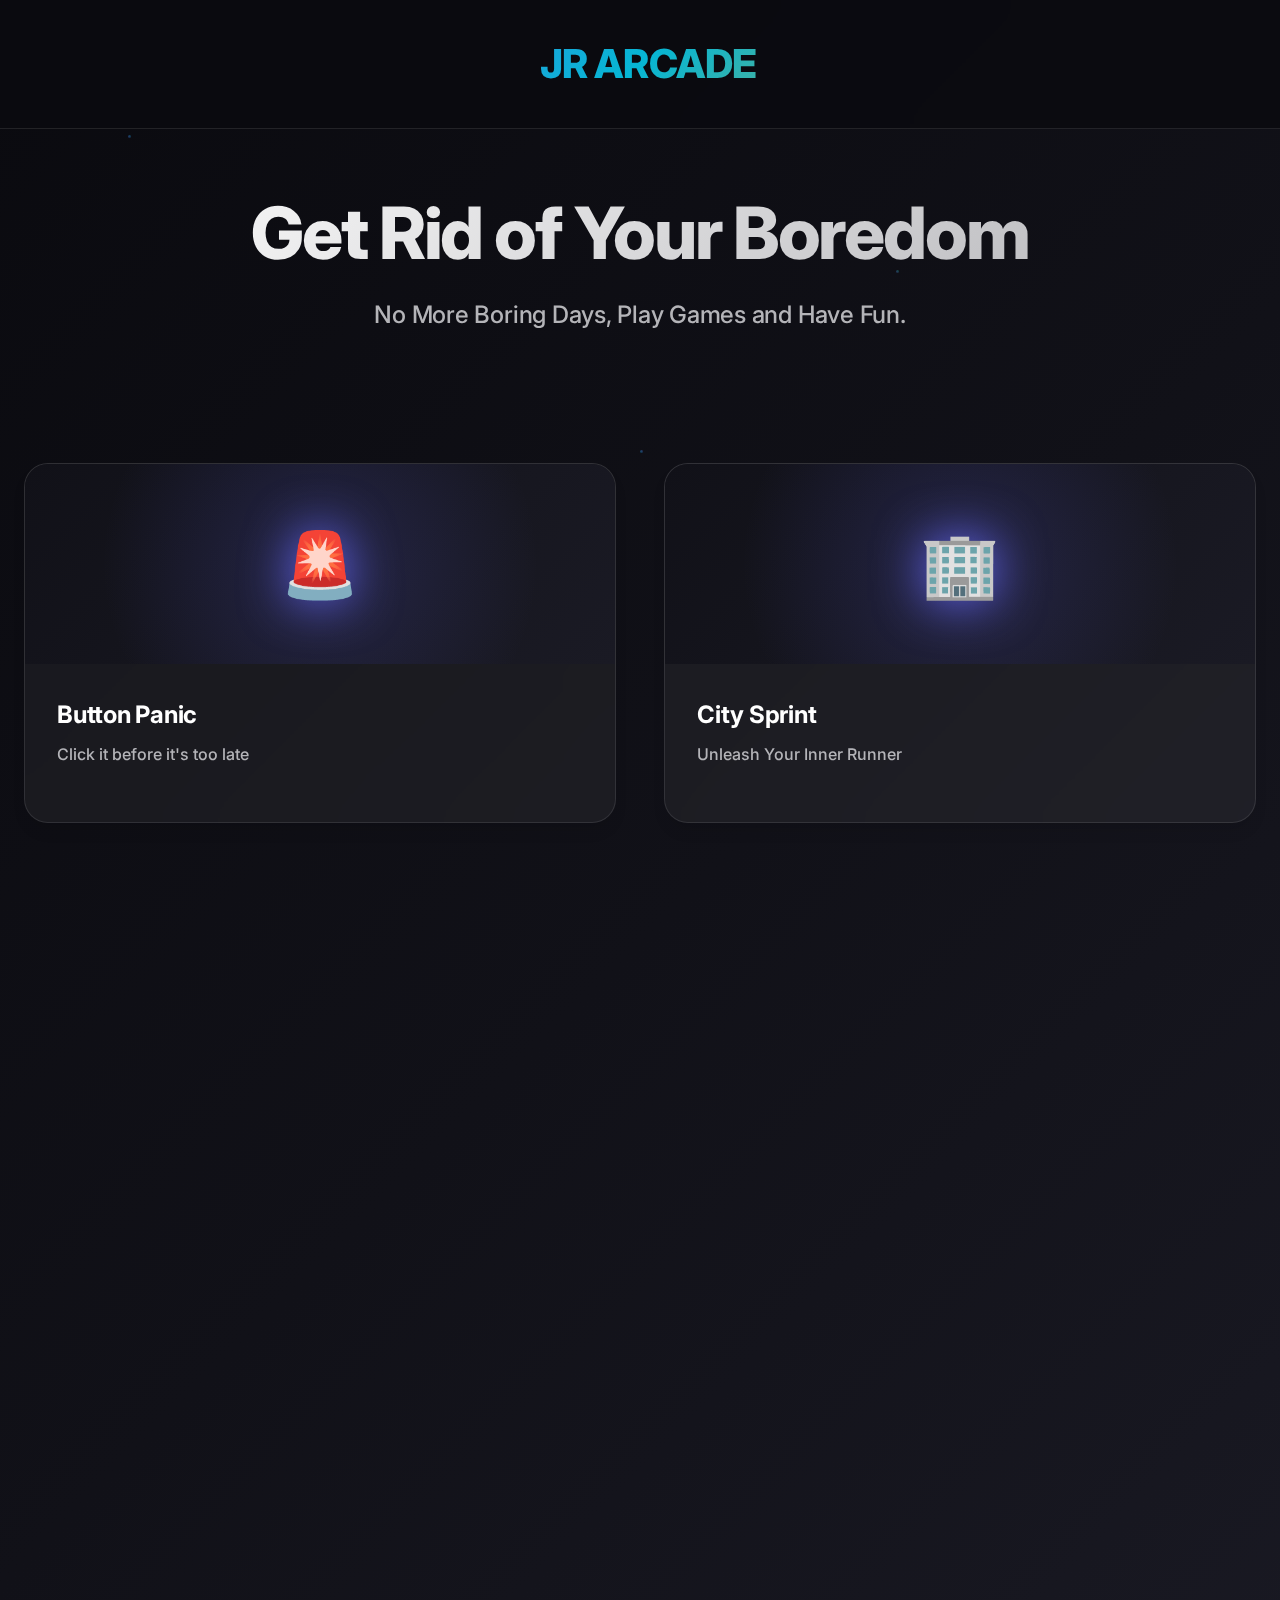
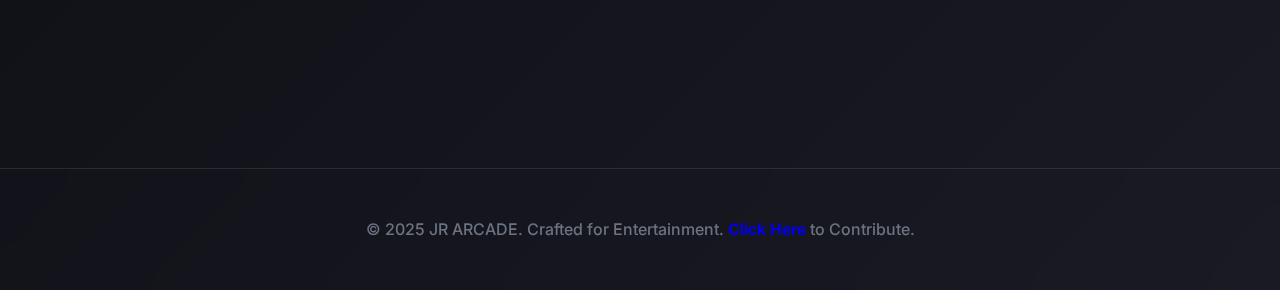
<file: index.html>
<!doctype html>
<html lang="en">

<head>
  <meta charset="UTF-8" />
  <link rel="stylesheet" href="style.css">
  <meta name="viewport" content="width=device-width, initial-scale=1.0" />
  <title>JR ARCADE</title>
</head>

<body>
  <div id="app">
    <!-- Animated Background -->
    <div class="bg-animation">
      <div class="particle"></div>
      <div class="particle"></div>
      <div class="particle"></div>
      <div class="particle"></div>
      <div class="particle"></div>
      <div class="particle"></div>
    </div>

    <!-- Header -->
    <header class="header">
      <div class="container">
        <h1 class="logo">
          <span class="logo-icon"></span>
          JR ARCADE
        </h1>
      </div>
    </header>

    <!-- Main Content -->
    <main class="main">
      <div class="container">
        <section class="hero">
          <h2 class="hero-title">Get Rid of Your Boredom</h2>
          <p class="hero-subtitle">No More Boring Days, Play Games and Have Fun. </p>
        </section>

        <section class="games-section">
          <div class="games-grid" id="gamesGrid">

            <a href="./Button-Panic/index.html">
              <div class="game-card">
                <div class="game-image">
                  <div class="game-icon">🚨</div>
                  <div class="game-overlay">
                    <div class="play-icon">▶</div>
                  </div>
                </div>
                <div class="game-info">
                  <h3 class="game-title">Button Panic</h3>
                  <p class="game-description">Click it before it's too late</p>
                </div>
              </div>
            </a>

            <a href="./City-Sprint/index.html">
              <div class="game-card">
                <div class="game-image">
                  <div class="game-icon">🏢</div>
                  <div class="game-overlay">
                    <div class="play-icon">▶</div>
                  </div>
                </div>
                <div class="game-info">
                  <h3 class="game-title">City Sprint</h3>
                  <p class="game-description">Unleash Your Inner Runner</p>
                </div>
              </div>
            </a>


            <a href="./Reflex-Rally/index.html">
              <div class="game-card">
                <div class="game-image">
                  <div class="game-icon">🤸🏻‍♀️</div>
                  <div class="game-overlay">
                    <div class="play-icon">▶</div>
                  </div>
                </div>
                <div class="game-info">
                  <h3 class="game-title">Reflex Rally</h3>
                  <p class="game-description">Your Reaction Time is the Key</p>
                </div>
              </div>
            </a>


            <a href="./Ultimate-Memory-Maze/index.html">
              <div class="game-card">
                <div class="game-image">
                  <div class="game-icon">🧠</div>
                  <div class="game-overlay">
                    <div class="play-icon">▶</div>
                  </div>
                </div>
                <div class="game-info">
                  <h3 class="game-title">Memory Maze</h3>
                  <p class="game-description">Can you find the way out?</p>
                </div>
              </div>
            </a>



            <a href="./Star-Composer/index.html">
              <div class="game-card">
                <div class="game-image">
                  <div class="game-icon">⭐</div>
                  <div class="game-overlay">
                    <div class="play-icon">▶</div>
                  </div>
                </div>
                <div class="game-info">
                  <h3 class="game-title">Star Composer</h3>
                  <p class="game-description">Create your own star</p>
                </div>
              </div>
            </a>



            <a href="./PixelPainter-Duel/index.html">
              <div class="game-card">
                <div class="game-image">
                  <div class="game-icon">🎨</div>
                  <div class="game-overlay">
                    <div class="play-icon">▶</div>
                  </div>
                </div>
                <div class="game-info">
                  <h3 class="game-title">Pixel Painter</h3>
                  <p class="game-description">Paint your own pixel art</p>
                </div>
              </div>
            </a>
          </div>
        </section>
      </div>
    </main>

    <!-- Footer -->
    <footer class="footer">
      <div class="container">
        <p>&copy; 2025 JR ARCADE. Crafted for Entertainment. <b><a href="https://forms.gle/SpjVYLBGMkh9okAV7"
              target="_blank">Click Here</a></b> to Contribute.</p>
      </div>
    </footer>
  </div>
  <script type="module" src="/main.js"></script>
</body>

</html>
</file>
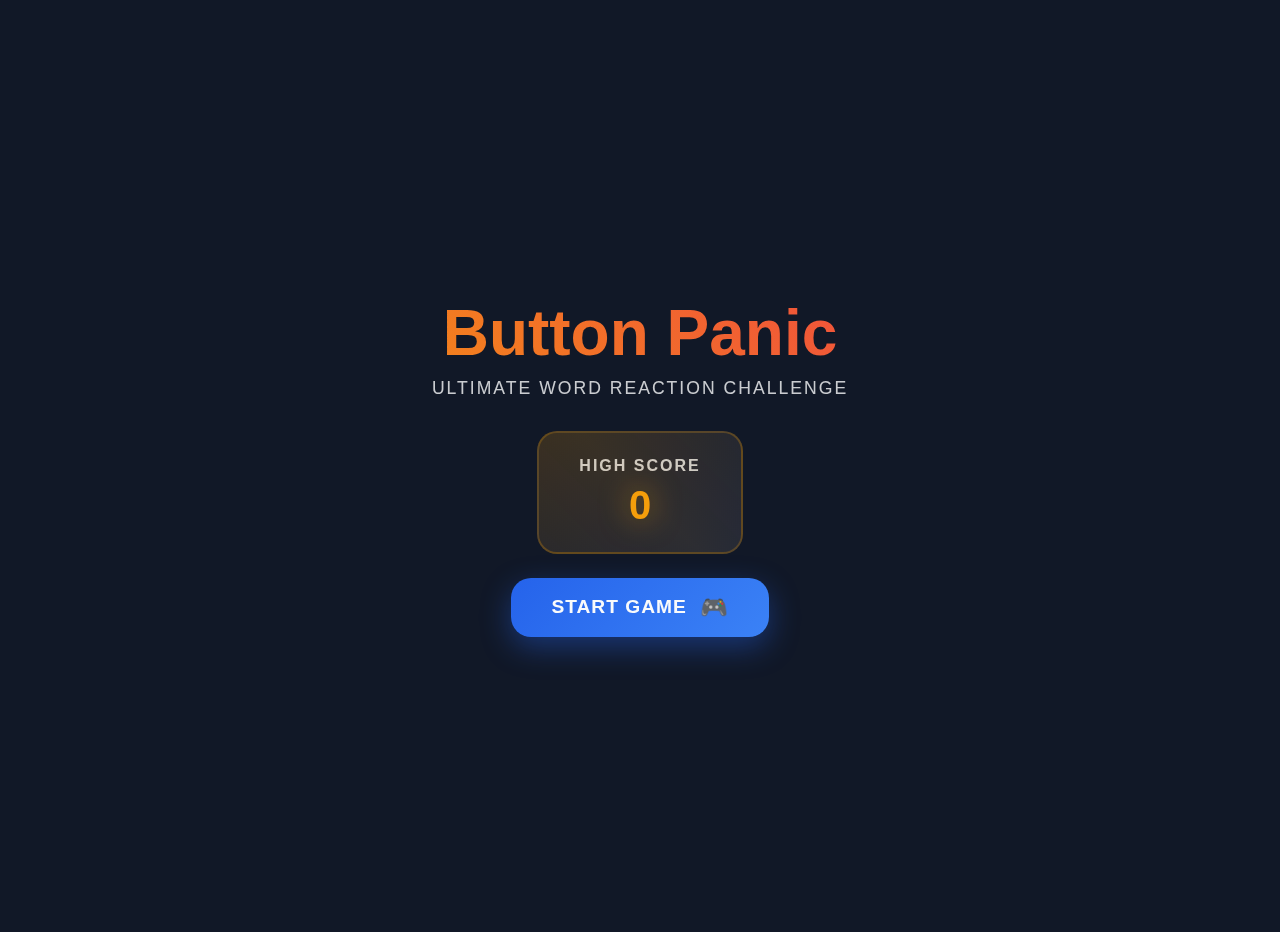
<file: Button-Panic/index.html>
<!DOCTYPE html>
<html lang="en">
<head>
    <meta charset="UTF-8">
    <meta name="viewport" content="width=device-width, initial-scale=1.0">
    <title>Button Panic - Word Reaction Game</title>
    <link rel="stylesheet" href="styles.css">
</head>
<body>
    <div class="game-container">
        <div id="startScreen" class="start-screen">
            <div class="logo-section">
                <h1 class="game-title">Button Panic</h1>
                <div class="subtitle">Ultimate Word Reaction Challenge</div>
            </div>
            
            <div class="stats-section">
                <div class="high-score-card">
                    <div class="high-score-label">High Score</div>
                    <div class="high-score-value" id="highScoreDisplay">0</div>
                </div>
            </div>
            
            
            <button class="start-btn" onclick="startGame()">
                <span class="btn-text">Start Game</span>
                <span class="btn-icon">🎮</span>
            </button>
        </div>

        <div id="gameArea" style="display: none;">
            <div class="header">
                <div class="score-section">
                    <div class="score-label">Score</div>
                    <div class="score-value" id="score">0</div>
                </div>
                <div class="hearts" id="hearts">
                    <span class="heart">❤️</span>
                    <span class="heart">❤️</span>
                    <span class="heart">❤️</span>
                </div>
                <div class="controls">
                    <button class="mute-btn" id="muteBtn" onclick="toggleMute()">🔊</button>
                </div>
            </div>

            <div class="command-section">
                <div class="command-word" id="commandWord">READY?</div>
                <div class="difficulty-indicator" id="difficultyIndicator">Normal Speed</div>
            </div>

            <div class="timer-container">
                <div class="timer-bar">
                    <div class="timer-fill" id="timerFill"></div>
                </div>
                <div class="timer-text" id="timerText">2.0s</div>
            </div>

            <div class="buttons-container" id="buttonsContainer">
                <button class="game-button" onclick="selectAnswer(0)"></button>
                <button class="game-button" onclick="selectAnswer(1)"></button>
                <button class="game-button" onclick="selectAnswer(2)"></button>
                <button class="game-button" onclick="selectAnswer(3)"></button>
            </div>

            <div class="feedback" id="feedback"></div>
        </div>
    </div>

    <div class="game-over" id="gameOver">
        <div class="game-over-content">
            <h2 id="gameOverTitle">Game Over!</h2>
            <div class="final-stats">
                <div class="final-score">Final Score: <span id="finalScore">0</span></div>
                <div class="high-score-result" id="highScoreResult"></div>
            </div>
            <button class="restart-btn" onclick="restartGame()">Play Again</button>
        </div>
    </div>

    <script src="script.js"></script>
</body>
</html>
</file>
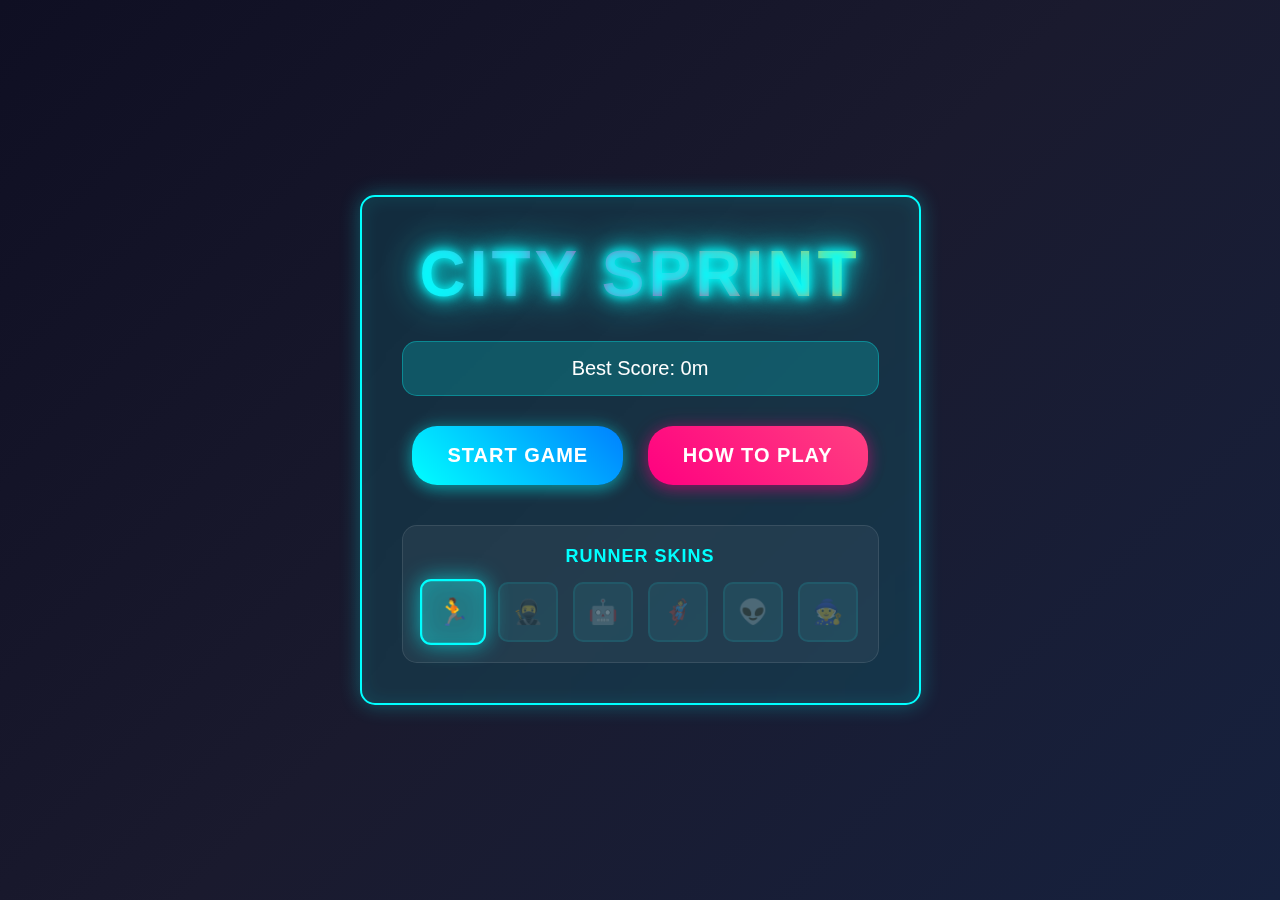
<file: City-Sprint/index.html>
<!DOCTYPE html>
<html lang="en">
<head>
    <meta charset="UTF-8">
    <meta name="viewport" content="width=device-width, initial-scale=1.0">
    <title>City Sprint - Endless Runner</title>
    <link rel="stylesheet" href="styles.css">
</head>
<body>
    <div id="gameContainer">
        <!-- Start Screen -->
        <div id="startScreen" class="screen">
            <div class="neon-border">
                <h1 class="game-title">CITY SPRINT</h1>
                <div class="stats">
                    <p>Best Score: <span id="bestScoreDisplay">0m</span></p>
                </div>
                <div class="buttons">
                    <button id="startButton" class="neon-button">START GAME</button>
                    <button id="howToPlayButton" class="neon-button secondary">HOW TO PLAY</button>
                </div>
                <div id="skinSelector" class="skin-selector">
                    <h3>Runner Skins</h3>
                    <div id="skinOptions" class="skin-options"></div>
                </div>
            </div>
        </div>

        <!-- Game Screen -->
        <div id="gameScreen" class="screen hidden">
            <canvas id="gameCanvas"></canvas>
            <div class="hud">
                <div class="hud-left">
                    <span id="currentScore">0m</span>
                </div>
                <div class="hud-right">
                    <span id="bestScore">Best: 0m</span>
                </div>
                <div class="hud-center">
                    <div id="speedBar" class="speed-bar">
                        <div id="speedFill" class="speed-fill"></div>
                    </div>
                </div>
            </div>
            <div class="controls-hint">
                <p>TAP to JUMP • SWIPE DOWN to SLIDE</p>
            </div>
        </div>

        <!-- Game Over Screen -->
        <div id="gameOverScreen" class="screen hidden">
            <div class="neon-border">
                <h2 class="game-over-title">GAME OVER</h2>
                <div class="final-stats">
                    <p>Distance: <span id="finalScore">0m</span></p>
                    <p>Best: <span id="finalBestScore">0m</span></p>
                    <div id="newRecord" class="new-record hidden">NEW RECORD!</div>
                    <div id="unlockMessage" class="unlock-message hidden"></div>
                </div>
                <div class="motivational-quote">
                    <p id="motivationalText"></p>
                </div>
                <div class="buttons">
                    <button id="playAgainButton" class="neon-button">PLAY AGAIN</button>
                    <button id="returnMenuButton" class="neon-button secondary">MAIN MENU</button>
                </div>
            </div>
        </div>

        <!-- How to Play Modal -->
        <div id="howToPlayModal" class="modal hidden">
            <div class="modal-content neon-border">
                <h3>HOW TO PLAY</h3>
                <div class="instructions">
                    <p><strong>JUMP:</strong> Spacebar, Up Arrow, or Tap</p>
                    <p><strong>SLIDE:</strong> Down Arrow or Swipe Down</p>
                    <p><strong>GOAL:</strong> Avoid obstacles and run as far as possible</p>
                    <p><strong>UNLOCKS:</strong> New skins every 500m</p>
                </div>
                <button id="closeModalButton" class="neon-button">GOT IT</button>
            </div>
        </div>
    </div>

    <script src="storage.js"></script>
    <script src="input.js"></script>
    <script src="graphics.js"></script>
    <script src="game.js"></script>
    <script src="ui.js"></script>
    <script src="main.js"></script>
</body>
</html>
</file>
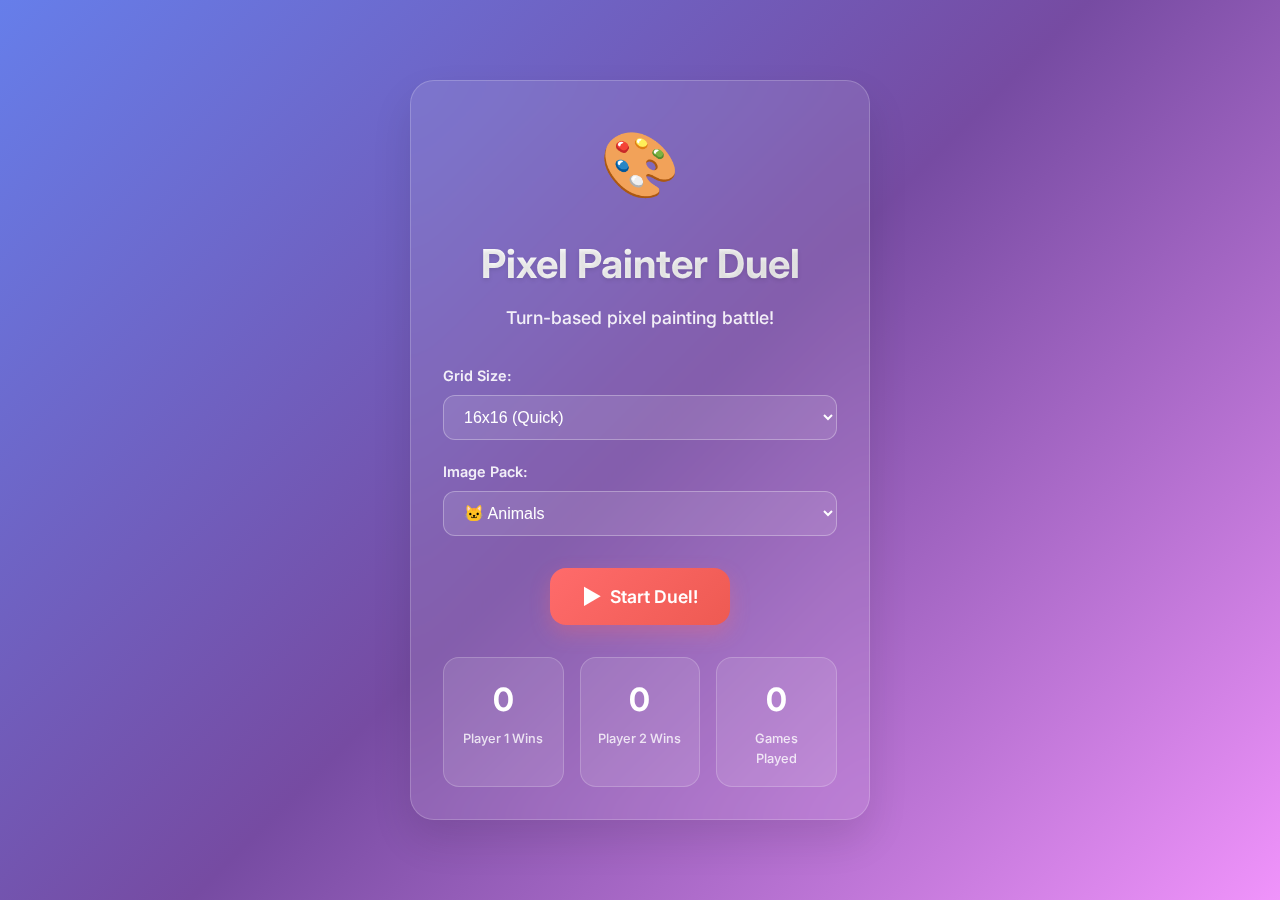
<file: PixelPainter-Duel/index.html>
<!DOCTYPE html>
<html lang="en">
<head>
    <meta charset="UTF-8">
    <meta name="viewport" content="width=device-width, initial-scale=1.0">
    <title>Pixel Painter Duel</title>
    <link rel="stylesheet" href="styles.css">
    <link href="https://fonts.googleapis.com/css2?family=Press+Start+2P&family=Inter:wght@400;500;600;700&display=swap" rel="stylesheet">
</head>
<body>
    <!-- Start Screen -->
    <div id="startScreen" class="screen active">
        <div class="screen-container">
            <div class="game-card">
                <div class="game-header">
                    <div class="game-icon">🎨</div>
                    <h1 class="game-title">Pixel Painter Duel</h1>
                    <p class="game-subtitle">Turn-based pixel painting battle!</p>
                </div>
                
                <div class="settings-section">
                    <div class="setting-group">
                        <label for="gridSize" class="setting-label">Grid Size:</label>
                        <select id="gridSize" class="setting-select">
                            <option value="16">16x16 (Quick)</option>
                            <option value="20">20x20 (Epic)</option>
                        </select>
                    </div>
                    
                    <div class="setting-group">
                        <label for="imagePack" class="setting-label">Image Pack:</label>
                        <select id="imagePack" class="setting-select">
                            <option value="animals">🐱 Animals</option>
                            <option value="food">🍕 Food</option>
                            <option value="objects">🏠 Objects</option>
                            <option value="emoji" disabled>😀 Emoji (Locked)</option>
                        </select>
                    </div>
                </div>
                
                <button id="startButton" class="btn btn-primary btn-large">
                    <span class="btn-icon">▶</span>
                    Start Duel!
                </button>
                
                <div class="stats-grid">
                    <div class="stat-card">
                        <div class="stat-value" id="p1Wins">0</div>
                        <div class="stat-label">Player 1 Wins</div>
                    </div>
                    <div class="stat-card">
                        <div class="stat-value" id="p2Wins">0</div>
                        <div class="stat-label">Player 2 Wins</div>
                    </div>
                    <div class="stat-card">
                        <div class="stat-value" id="gamesPlayed">0</div>
                        <div class="stat-label">Games Played</div>
                    </div>
                </div>
            </div>
        </div>
    </div>

    <!-- Game Screen -->
    <div id="gameScreen" class="screen">
        <div class="game-layout">
            <div class="game-header-bar">
                <div class="turn-indicator">
                    <div class="player-avatar" id="playerAvatar">P1</div>
                    <div class="turn-text">
                        <span id="currentPlayer">Player 1</span>'s Turn
                    </div>
                </div>
                <div class="game-stats">
                    <span id="pixelsPlaced">0</span> pixels placed
                </div>
                <button id="quitButton" class="btn btn-quit btn-small">
                    <span class="btn-icon">🏠</span>
                    Quit
                </button>
            </div>
            
            <div class="game-content">
                <div class="canvas-section">
                    <div class="canvas-container">
                        <div id="pixelGrid" class="pixel-grid"></div>
                        <div id="hintOverlay" class="hint-overlay"></div>
                    </div>
                </div>
                
                <div class="controls-section">
                    <div class="control-card">
                        <div class="control-group">
                            <h3 class="control-title">
                                <span class="control-icon">🎨</span>
                                Colors
                            </h3>
                            <div class="color-palette">
                                <button class="color-btn active" data-color="#000000" style="background: #000000" title="Black"></button>
                                <button class="color-btn" data-color="#FF0000" style="background: #FF0000" title="Red"></button>
                                <button class="color-btn" data-color="#00FF00" style="background: #00FF00" title="Green"></button>
                                <button class="color-btn" data-color="#0000FF" style="background: #0000FF" title="Blue"></button>
                                <button class="color-btn" data-color="#FFFF00" style="background: #FFFF00" title="Yellow"></button>
                                <button class="color-btn" data-color="#FFFFFF" style="background: #FFFFFF; border: 2px solid #333" title="White"></button>
                            </div>
                        </div>
                        
                        <div class="control-group">
                            <h3 class="control-title">
                                <span class="control-icon">💭</span>
                                Make a Guess
                            </h3>
                            <div class="guess-section">
                                <input type="text" id="guessInput" class="guess-input" placeholder="What is it?" maxlength="20">
                                <button id="guessButton" class="btn btn-secondary">
                                    <span class="btn-icon">✓</span>
                                    Guess!
                                </button>
                            </div>
                        </div>
                        
                        <div class="control-group">
                            <h3 class="control-title">
                                <span class="control-icon">⚡</span>
                                Actions
                            </h3>
                            <div class="action-buttons">
                                <button id="hintButton" class="btn btn-hint">
                                    <span class="btn-icon">💡</span>
                                    Hint (<span id="hintsLeft">1</span> left)
                                </button>
                                <button id="undoButton" class="btn btn-undo">
                                    <span class="btn-icon">↶</span>
                                    Undo (<span id="undosLeft">1</span> left)
                                </button>
                            </div>
                        </div>
                    </div>
                </div>
            </div>
        </div>
    </div>

    <!-- Victory Screen -->
    <div id="victoryScreen" class="screen">
        <div class="screen-container">
            <div class="victory-card">
                <div class="victory-header">
                    <div class="victory-icon">🎉</div>
                    <h1 id="victoryTitle" class="victory-title">Player 1 Wins!</h1>
                    <p id="victoryMessage" class="victory-message">Correct guess: "cat"</p>
                </div>
                
                <div class="final-images">
                    <div class="image-comparison">
                        <div class="final-canvas">
                            <h3 class="comparison-title">Your Creation</h3>
                            <div id="finalPlayerGrid" class="pixel-grid small"></div>
                        </div>
                        <div class="original-image">
                            <h3 class="comparison-title">Original Image</h3>
                            <div id="originalGrid" class="pixel-grid small"></div>
                        </div>
                    </div>
                </div>
                
                <div class="victory-stats">
                    <div class="victory-stat">
                        <span class="victory-stat-label">Pixels placed:</span>
                        <span id="finalPixelCount" class="victory-stat-value">0</span>
                    </div>
                    <div class="victory-stat">
                        <span class="victory-stat-label">Turns taken:</span>
                        <span id="finalTurnCount" class="victory-stat-value">0</span>
                    </div>
                </div>
                
                <div class="victory-buttons">
                    <button id="playAgainButton" class="btn btn-primary btn-large">
                        <span class="btn-icon">🔄</span>
                        Play Again
                    </button>
                    <button id="changePackButton" class="btn btn-secondary">
                        <span class="btn-icon">📦</span>
                        Change Pack
                    </button>
                </div>
            </div>
        </div>
    </div>

    <!-- Confetti Container -->
    <div id="confetti" class="confetti-container"></div>

    <script src="images.js"></script>
    <script src="script.js"></script>
</body>
</html>
</file>
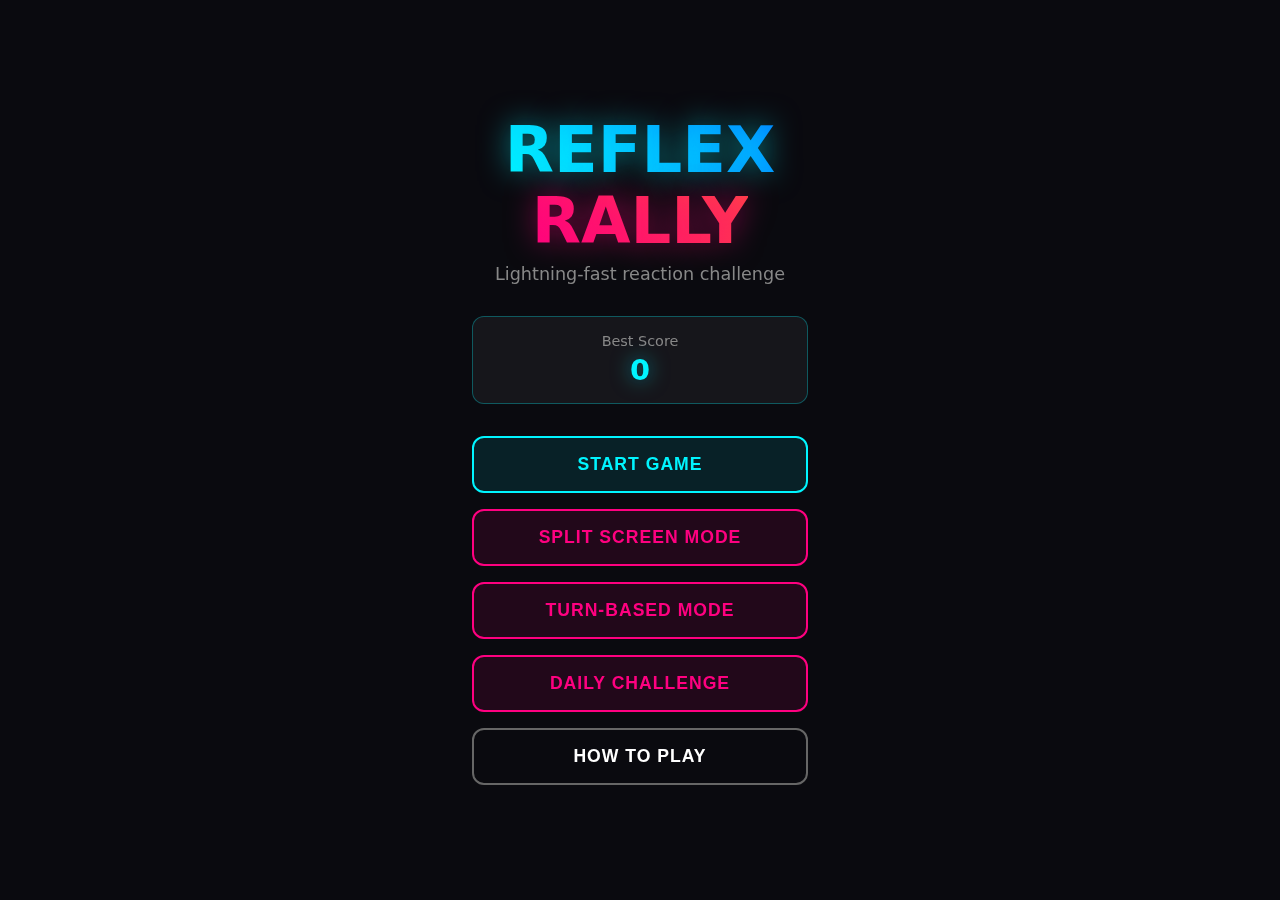
<file: Reflex-Rally/index.html>
<!DOCTYPE html>
<html lang="en">
<head>
    <meta charset="UTF-8">
    <meta name="viewport" content="width=device-width, initial-scale=1.0">
    <title>Reflex Rally - Lightning Fast Reaction Game</title>
    <link rel="stylesheet" href="styles.css">
</head>
<body>
    <!-- Animated Background -->
    <div class="background">
        <div class="stars"></div>
        <div class="grid-overlay"></div>
    </div>

    <!-- Start Screen -->
    <div id="startScreen" class="screen active">
        <div class="container">
            <h1 class="title">
                <span class="title-glow">REFLEX</span>
                <span class="title-accent">RALLY</span>
            </h1>
            <p class="subtitle">Lightning-fast reaction challenge</p>
            
            <div class="score-display">
                <div class="best-score">
                    <span class="label">Best Score</span>
                    <span id="displayBestScore" class="value">0</span>
                </div>
            </div>

            <div class="menu-buttons">
                <button id="startGame" class="btn btn-primary">
                    <span>Start Game</span>
                </button>
                <button id="twoPlayerMode" class="btn btn-secondary">
                    <span>Split Screen Mode</span>
                </button>
                <button id="turnBasedMode" class="btn btn-secondary">
                    <span>Turn-Based Mode</span>
                </button>
                <button id="dailyChallenge" class="btn btn-secondary">
                    <span>Daily Challenge</span>
                </button>
                <button id="howToPlay" class="btn btn-outline">
                    <span>How to Play</span>
                </button>
            </div>
        </div>
    </div>

    <!-- Game Screen -->
    <div id="gameScreen" class="screen">
        <div class="game-hud">
            <div class="hud-left">
                <div class="score">
                    <span class="label">Score</span>
                    <span id="currentScore" class="value">0</span>
                </div>
            </div>
            <div class="hud-center">
                <div id="comboDisplay" class="combo hidden">
                    <span id="comboCount">0</span>
                    <span class="combo-text">COMBO!</span>
                </div>
            </div>
            <div class="hud-right">
                <div class="best">
                    <span class="label">Best</span>
                    <span id="gameBestScore" class="value">0</span>
                </div>
            </div>
        </div>

        <div id="gameArea" class="game-area">
            <!-- Dynamic shapes will appear here -->
        </div>

        <div id="pauseBtn" class="pause-btn">⏸️</div>
    </div>

    <!-- Player Setup Screen -->
    <div id="playerSetupScreen" class="screen">
        <div class="container">
            <h2 class="setup-title">Turn-Based Mode</h2>
            <p class="setup-subtitle">Each player gets 30 seconds to score as many points as possible!</p>
            
            <div class="player-inputs">
                <div class="input-group">
                    <label for="player1Name">Player 1 Name</label>
                    <input type="text" id="player1Name" placeholder="Player 1" maxlength="15">
                </div>
                <div class="input-group">
                    <label for="player2Name">Player 2 Name</label>
                    <input type="text" id="player2Name" placeholder="Player 2" maxlength="15">
                </div>
            </div>

            <div class="menu-buttons">
                <button id="startTurnBasedGame" class="btn btn-primary">
                    <span>Start Game</span>
                </button>
                <button id="backFromSetup" class="btn btn-outline">
                    <span>Back</span>
                </button>
            </div>
        </div>
    </div>

    <!-- Turn-Based Game Screen -->
    <div id="turnBasedGameScreen" class="screen">
        <div class="turn-based-hud">
            <div class="hud-left">
                <div class="current-player">
                    <span class="label">Current Player</span>
                    <span id="currentPlayerName" class="value">Player 1</span>
                </div>
            </div>
            <div class="hud-center">
                <div class="timer-display">
                    <span id="turnTimer" class="timer-value">30</span>
                    <span class="timer-label">seconds</span>
                </div>
            </div>
            <div class="hud-right">
                <div class="turn-score">
                    <span class="label">Score</span>
                    <span id="turnScore" class="value">0</span>
                </div>
            </div>
        </div>

        <div id="turnBasedGameArea" class="game-area">
            <!-- Dynamic shapes will appear here -->
        </div>

        <div class="turn-progress">
            <div class="progress-bar">
                <div id="progressFill" class="progress-fill"></div>
            </div>
            <div class="turn-indicator">
                <span id="turnIndicator">Player 1's Turn</span>
            </div>
        </div>
    </div>

    <!-- Turn Transition Screen -->
    <div id="turnTransitionScreen" class="screen">
        <div class="container">
            <h2 id="turnOverTitle" class="turn-over-title">Player 1's Turn Complete!</h2>
            
            <div class="turn-result">
                <div class="turn-stat">
                    <span class="label">Score</span>
                    <span id="turnFinalScore" class="value">0</span>
                </div>
                <div class="turn-stat">
                    <span class="label">Accuracy</span>
                    <span id="turnAccuracy" class="value">100%</span>
                </div>
            </div>

            <div class="next-player-info">
                <p id="nextPlayerText">Get ready, Player 2!</p>
            </div>

            <div class="menu-buttons">
                <button id="startNextTurn" class="btn btn-primary">
                    <span id="nextTurnButtonText">Start Player 2's Turn</span>
                </button>
            </div>
        </div>
    </div>

    <!-- Turn-Based Results Screen -->
    <div id="turnBasedResultsScreen" class="screen">
        <div class="container">
            <h2 id="turnBasedWinnerTitle" class="game-over-title">Player 1 Wins! 🎉</h2>
            
            <div class="turn-based-final-results">
                <div class="player-result">
                    <h3 id="finalPlayer1Name">Player 1</h3>
                    <div class="result-stats">
                        <div class="stat">
                            <span class="label">Score</span>
                            <span id="finalPlayer1Score" class="value">0</span>
                        </div>
                        <div class="stat">
                            <span class="label">Accuracy</span>
                            <span id="finalPlayer1Accuracy" class="value">100%</span>
                        </div>
                    </div>
                </div>
                
                <div class="vs-divider">VS</div>
                
                <div class="player-result">
                    <h3 id="finalPlayer2Name">Player 2</h3>
                    <div class="result-stats">
                        <div class="stat">
                            <span class="label">Score</span>
                            <span id="finalPlayer2Score" class="value">0</span>
                        </div>
                        <div class="stat">
                            <span class="label">Accuracy</span>
                            <span id="finalPlayer2Accuracy" class="value">100%</span>
                        </div>
                    </div>
                </div>
            </div>

            <div class="match-summary">
                <p id="matchSummary">An epic battle of reflexes!</p>
            </div>

            <div class="menu-buttons">
                <button id="rematchTurnBased" class="btn btn-primary">
                    <span>Rematch</span>
                </button>
                <button id="backToMenuFromTurnBased" class="btn btn-outline">
                    <span>Main Menu</span>
                </button>
            </div>
        </div>
    </div>

    <!-- Two Player Game Screen -->
    <div id="twoPlayerScreen" class="screen">
        <div class="two-player-hud">
            <div class="player-hud player-1">
                <div class="player-name">Player 1</div>
                <div class="player-score">
                    <span class="label">Score</span>
                    <span id="player1Score" class="value">0</span>
                </div>
            </div>
            <div class="center-divider"></div>
            <div class="player-hud player-2">
                <div class="player-name">Player 2</div>
                <div class="player-score">
                    <span class="label">Score</span>
                    <span id="player2Score" class="value">0</span>
                </div>
            </div>
        </div>

        <div class="two-player-areas">
            <div id="player1Area" class="player-area">
                <div class="player-label">Player 1</div>
            </div>
            <div class="area-divider"></div>
            <div id="player2Area" class="player-area">
                <div class="player-label">Player 2</div>
            </div>
        </div>

        <div id="twoPlayerPauseBtn" class="pause-btn">⏸️</div>
    </div>

    <!-- Two Player Game Over Screen -->
    <div id="twoPlayerGameOverScreen" class="screen">
        <div class="container">
            <h2 id="winnerTitle" class="game-over-title">Player 1 Wins!</h2>
            
            <div class="two-player-final-stats">
                <div class="player-final-stat">
                    <h3>Player 1</h3>
                    <div class="stat">
                        <span class="label">Final Score</span>
                        <span id="player1FinalScore" class="value">0</span>
                    </div>
                </div>
                <div class="vs-divider">VS</div>
                <div class="player-final-stat">
                    <h3>Player 2</h3>
                    <div class="stat">
                        <span class="label">Final Score</span>
                        <span id="player2FinalScore" class="value">0</span>
                    </div>
                </div>
            </div>

            <div class="menu-buttons">
                <button id="playAgainTwoPlayer" class="btn btn-primary">
                    <span>Play Again</span>
                </button>
                <button id="backToMenuFromTwoPlayer" class="btn btn-outline">
                    <span>Main Menu</span>
                </button>
            </div>
        </div>
    </div>

    <!-- Game Over Screen -->
    <div id="gameOverScreen" class="screen">
        <div class="container">
            <h2 class="game-over-title">Game Over!</h2>
            
            <div class="final-stats">
                <div class="stat">
                    <span class="label">Final Score</span>
                    <span id="finalScore" class="value">0</span>
                </div>
                <div class="stat">
                    <span class="label">Best Score</span>
                    <span id="finalBestScore" class="value">0</span>
                </div>
                <div class="stat">
                    <span class="label">Max Combo</span>
                    <span id="maxCombo" class="value">0</span>
                </div>
            </div>

            <div id="newRecord" class="new-record hidden">
                🎉 NEW RECORD! 🎉
            </div>

            <div class="performance-text">
                <span id="performanceMessage"></span>
            </div>

            <div class="menu-buttons">
                <button id="playAgain" class="btn btn-primary">
                    <span>Play Again</span>
                </button>
                <button id="backToMenu" class="btn btn-outline">
                    <span>Main Menu</span>
                </button>
            </div>
        </div>
    </div>

    <!-- How to Play Modal -->
    <div id="howToPlayModal" class="modal hidden">
        <div class="modal-content">
            <div class="modal-header">
                <h3>How to Play</h3>
                <button id="closeModal" class="close-btn">×</button>
            </div>
            <div class="modal-body">
                <div class="instruction">
                    <div class="instruction-icon">🎯</div>
                    <div class="instruction-text">
                        <h4>Tap the Shapes</h4>
                        <p>Click or tap the glowing shapes before they disappear</p>
                    </div>
                </div>
                <div class="instruction">
                    <div class="instruction-icon">⚡</div>
                    <div class="instruction-text">
                        <h4>Speed Increases</h4>
                        <p>Each successful tap makes the next shape appear for less time</p>
                    </div>
                </div>
                <div class="instruction">
                    <div class="instruction-icon">🔥</div>
                    <div class="instruction-text">
                        <h4>Build Combos</h4>
                        <p>Hit multiple shapes in a row for bonus points and effects</p>
                    </div>
                </div>
                <div class="instruction">
                    <div class="instruction-icon">💎</div>
                    <div class="instruction-text">
                        <h4>Daily Challenge</h4>
                        <p>One attempt per day with a unique pattern for all players</p>
                    </div>
                </div>
                <div class="instruction">
                    <div class="instruction-icon">👥</div>
                    <div class="instruction-text">
                        <h4>Two Player Mode</h4>
                        <p>Split screen competition - first to miss loses!</p>
                    </div>
                </div>
            </div>
        </div>
    </div>

    <!-- Particle Effects Container -->
    <div id="particleContainer" class="particle-container"></div>

    <!-- Audio (silent, for future sound effects) -->
    <audio id="audioContext" preload="none"></audio>

    <script src="utils.js"></script>
    <script src="script.js"></script>
</body>
</html>
</file>
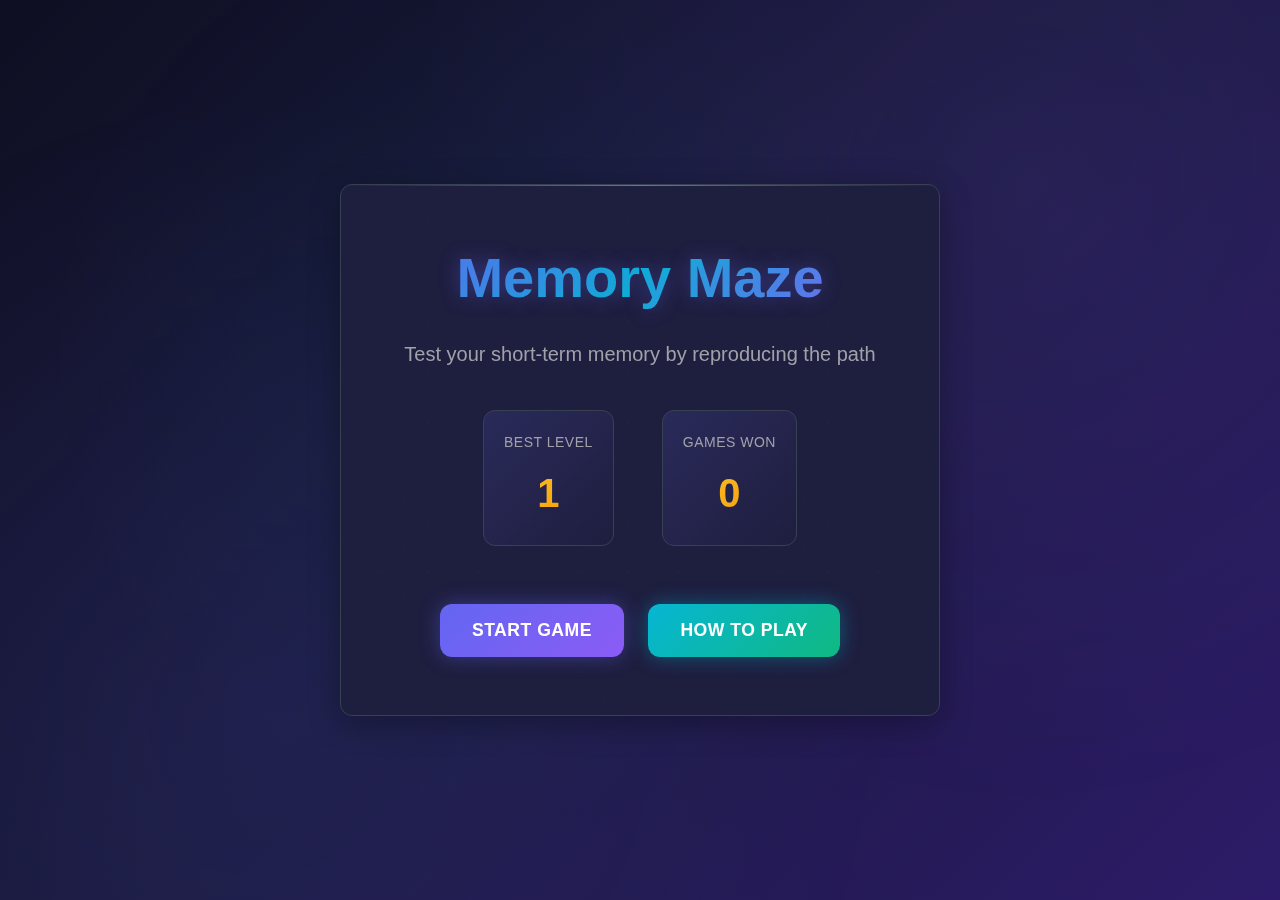
<file: Ultimate-Memory-Maze/index.html>
<!DOCTYPE html>
<html lang="en">
<head>
    <meta charset="UTF-8">
    <meta name="viewport" content="width=device-width, initial-scale=1.0">
    <title>Memory Maze - Test Your Memory</title>
    <link rel="stylesheet" href="style.css">
</head>
<body>
    <div id="app">
        <!-- Start Screen -->
        <div id="start-screen" class="screen active">
            <div class="container">
                <h1 class="title">Memory Maze</h1>
                <p class="subtitle">Test your short-term memory by reproducing the path</p>
                <div class="stats">
                    <div class="stat">
                        <span class="stat-label">Best Level</span>
                        <span id="best-level" class="stat-value">1</span>
                    </div>
                    <div class="stat">
                        <span class="stat-label">Games Won</span>
                        <span id="games-won" class="stat-value">0</span>
                    </div>
                </div>
                <button id="start-btn" class="btn btn-primary">Start Game</button>
                <button id="how-to-play-btn" class="btn btn-secondary">How to Play</button>
            </div>
        </div>

        <!-- How to Play Screen -->
        <div id="how-to-play-screen" class="screen">
            <div class="container">
                <h2>How to Play</h2>
                <div class="instructions">
                    <div class="instruction">
                        <span class="step">1</span>
                        <p>Watch carefully as the path from start (green) to finish (red) is highlighted</p>
                    </div>
                    <div class="instruction">
                        <span class="step">2</span>
                        <p>Memorize the sequence of tiles in the path</p>
                    </div>
                    <div class="instruction">
                        <span class="step">3</span>
                        <p>Click the tiles in the correct order to reproduce the path</p>
                    </div>
                    <div class="instruction">
                        <span class="step">4</span>
                        <p>Complete the path to advance to the next level!</p>
                    </div>
                </div>
                <button id="back-to-start-btn" class="btn btn-primary">Got It!</button>
            </div>
        </div>

        <!-- Game Screen -->
        <div id="game-screen" class="screen">
            <div class="game-header">
                <div class="level-info">
                    <span id="current-level">Level 1</span>
                    <span id="game-status">Get Ready...</span>
                </div>
                <div class="progress-info">
                    <span id="progress">0 / 0</span>
                    <span id="timer">0.0s</span>
                </div>
            </div>
            
            <div id="maze-container">
                <div id="maze-grid"></div>
            </div>
            
            <div class="game-controls">
                <button id="restart-level-btn" class="btn btn-secondary">Restart Level</button>
                <button id="give-up-btn" class="btn btn-outline">Give Up</button>
                <button id="back-to-menu-btn" class="btn btn-outline">Menu</button>
            </div>
        </div>

        <!-- Win Screen -->
        <div id="win-screen" class="screen">
            <div class="container">
                <h2 class="win-title">Level Complete!</h2>
                <div class="win-stats">
                    <div class="win-stat">
                        <span class="label">Time</span>
                        <span id="completion-time" class="value">0.0s</span>
                    </div>
                    <div class="win-stat">
                        <span class="label">Accuracy</span>
                        <span id="accuracy" class="value">100%</span>
                    </div>
                </div>
                <div class="win-controls">
                    <button id="next-level-btn" class="btn btn-primary">Next Level</button>
                    <button id="replay-level-btn" class="btn btn-secondary">Replay Level</button>
                    <button id="win-menu-btn" class="btn btn-outline">Main Menu</button>
                </div>
            </div>
        </div>

        <!-- Game Over Screen -->
        <div id="game-over-screen" class="screen">
            <div class="container">
                <h2 class="game-over-title">Wrong Path!</h2>
                <p class="game-over-message">Don't worry, try again. The correct path is highlighted.</p>
                <div class="game-over-controls">
                    <button id="try-again-btn" class="btn btn-primary">Try Again</button>
                    <button id="game-over-menu-btn" class="btn btn-outline">Main Menu</button>
                </div>
            </div>
        </div>
    </div>

    <script type="module" src="/main.js"></script>
    <script src="storage.js"></script>
    <script src="maze.js"></script>
    <script src="game.js"></script>
</body>
</html>
</file>
<file: Button-Panic/styles.css>
* {
    margin: 0;
    padding: 0;
    box-sizing: border-box;
}

body {
    font-family: 'Segoe UI', Tahoma, Geneva, Verdana, sans-serif;
    background: #111827;
    min-height: 100vh;
    display: flex;
    justify-content: center;
    align-items: center;
    color: #F9FAFB;
    overflow-x: hidden;
    position: relative;
}

.game-container {
    width: 100%;
    max-width: 900px;
    padding: 1rem;
    text-align: center;
    position: relative;
    z-index: 1;
    min-height: 100vh;
    display: flex;
    flex-direction: column;
    justify-content: center;
}

/* Start Screen Styles */
.start-screen {
    background: transparent;
    padding: 0;
    border: none;
    box-shadow: none;
    position: relative;
    overflow: visible;
    display: flex;
    flex-direction: column;
    justify-content: center;
    min-height: 100vh;
    max-height: 100vh;
}

.logo-section {
    margin-bottom: 2rem;
    position: relative;
}

.game-title {
    font-size: 4rem;
    font-weight: 900;
    background: linear-gradient(45deg, #F59E0B, #EF4444, #F59E0B);
    background-size: 200% 200%;
    -webkit-background-clip: text;
    -webkit-text-fill-color: transparent;
    background-clip: text;
    margin-bottom: 0.5rem;
    animation: titleGradient 3s ease-in-out infinite, titleFloat 4s ease-in-out infinite;
    position: relative;
    z-index: 2;
}

.subtitle {
    font-size: 1.1rem;
    color: #F9FAFB;
    font-weight: 400;
    letter-spacing: 2px;
    text-transform: uppercase;
    opacity: 0.8;
    animation: subtitlePulse 2s ease-in-out infinite;
}

@keyframes titleGradient {
    0%, 100% { background-position: 0% 50%; }
    50% { background-position: 100% 50%; }
}

@keyframes titleFloat {
    0%, 100% { transform: translateY(0px); }
    50% { transform: translateY(-10px); }
}

@keyframes subtitlePulse {
    0%, 100% { opacity: 0.8; }
    50% { opacity: 1; }
}

.stats-section {
    display: flex;
    justify-content: center;
    margin-bottom: 1.5rem;
}

.high-score-card {
    background: linear-gradient(135deg, rgba(245, 158, 11, 0.1), rgba(37, 99, 235, 0.1));
    padding: 1.5rem 2.5rem;
    border-radius: 20px;
    border: 2px solid rgba(245, 158, 11, 0.3);
    backdrop-filter: blur(10px);
    position: relative;
    overflow: hidden;
    animation: cardFloat 3s ease-in-out infinite;
}

.high-score-card::before {
    content: '';
    position: absolute;
    top: -50%;
    left: -50%;
    width: 200%;
    height: 200%;
    background: linear-gradient(45deg, transparent, rgba(245, 158, 11, 0.1), transparent);
    animation: cardShine 4s ease-in-out infinite;
    pointer-events: none;
}

@keyframes cardFloat {
    0%, 100% { transform: translateY(0px) scale(1); }
    50% { transform: translateY(-5px) scale(1.02); }
}

@keyframes cardShine {
    0% { transform: translateX(-100%) translateY(-100%) rotate(45deg); }
    50% { transform: translateX(100%) translateY(100%) rotate(45deg); }
    100% { transform: translateX(-100%) translateY(-100%) rotate(45deg); }
}

.high-score-label {
    font-size: 1rem;
    color: rgba(249, 250, 251, 0.8);
    margin-bottom: 0.5rem;
    text-transform: uppercase;
    letter-spacing: 2px;
    font-weight: 600;
}

.high-score-value {
    font-size: 2.5rem;
    font-weight: 900;
    color: #F59E0B;
    text-shadow: 0 0 30px rgba(245, 158, 11, 0.6);
    animation: scoreGlow 2s ease-in-out infinite alternate;
}

@keyframes scoreGlow {
    from { text-shadow: 0 0 30px rgba(245, 158, 11, 0.6); }
    to { text-shadow: 0 0 40px rgba(245, 158, 11, 0.9); }
}

.instructions {
    margin-bottom: 2rem;
    position: relative;
    height: 60px;
    overflow: hidden;
    background: rgba(249, 250, 251, 0.05);
    backdrop-filter: blur(5px);
}

.scrolling-text {
    position: absolute;
    white-space: nowrap;
    animation: scroll 15s linear infinite;
    font-size: 1.1rem;
    color: rgba(249, 250, 251, 0.8);
    font-weight: 500;
    line-height: 60px;
    padding: 0 2rem;
}

@keyframes scroll {
    0% { transform: translateX(90%); }
    100% { transform: translateX(-90%); }
}


.start-btn {
    background: linear-gradient(135deg, #2563EB, #3B82F6);
    border: none;
    padding: 1rem 2.5rem;
    border-radius: 20px;
    font-size: 1.2rem;
    font-weight: 900;
    color: #F9FAFB;
    cursor: pointer;
    transition: all 0.3s ease;
    box-shadow: 0 10px 30px rgba(37, 99, 235, 0.4);
    display: flex;
    align-items: center;
    justify-content: center;
    gap: 0.8rem;
    margin: 0 auto;
    text-transform: uppercase;
    letter-spacing: 1px;
    position: relative;
    overflow: hidden;
    animation: buttonPulse 3s ease-in-out infinite;
}

.start-btn::before {
    content: '';
    position: absolute;
    top: 0;
    left: -100%;
    width: 100%;
    height: 100%;
    background: linear-gradient(90deg, transparent, rgba(255, 255, 255, 0.2), transparent);
    transition: left 0.5s ease;
}

.start-btn:hover {
    background: linear-gradient(135deg, #3B82F6, #60A5FA);
    transform: translateY(-5px) scale(1.05);
    box-shadow: 0 15px 40px rgba(37, 99, 235, 0.6);
}

.start-btn:hover::before {
    left: 100%;
}

.start-btn:active {
    transform: translateY(-2px) scale(1.02);
}

@keyframes buttonPulse {
    0%, 100% { box-shadow: 0 10px 30px rgba(37, 99, 235, 0.4); }
    50% { box-shadow: 0 15px 40px rgba(37, 99, 235, 0.6); }
}

.btn-icon {
    font-size: 1.4rem;
    animation: iconSpin 4s linear infinite;
}

@keyframes iconSpin {
    0% { transform: rotate(0deg); }
    100% { transform: rotate(360deg); }
}

/* Game Area Styles */
#gameArea {
    display: flex;
    flex-direction: column;
    justify-content: center;
    min-height: 100vh;
    max-height: 100vh;
    padding: 1rem 0;
}

.header {
    display: flex;
    justify-content: space-between;
    align-items: center;
    margin-bottom: 1.5rem;
    background: #1F2937;
    padding: 1rem 1.5rem;
    border-radius: 15px;
    border: 1px solid rgba(249, 250, 251, 0.1);
}

.score-section {
    text-align: left;
}

.score-label {
    font-size: 0.9rem;
    color: rgba(249, 250, 251, 0.6);
    margin-bottom: 0.2rem;
    text-transform: uppercase;
    letter-spacing: 1px;
}

.score-value {
    font-size: 2rem;
    font-weight: bold;
    color: #F59E0B;
    text-shadow: 0 0 15px rgba(245, 158, 11, 0.5);
}

.hearts {
    font-size: 1.5rem;
    display: flex;
    gap: 0.5rem;
}

.heart {
    transition: all 0.3s ease;
    filter: drop-shadow(0 0 10px rgba(239, 68, 68, 0.5));
    position: relative;
    display: inline-block;
}

.heart.lost {
    opacity: 0;
    transform: scale(0.3);
    filter: grayscale(100%) blur(2px);
}

.heart.losing {
    animation: heartLoss 1.5s ease-out forwards;
}

.heart-text {
    position: absolute;
    top: -30px;
    left: 50%;
    transform: translateX(-50%);
    font-size: 0.8rem;
    font-weight: bold;
    color: #EF4444;
    opacity: 0;
    pointer-events: none;
    text-shadow: 0 0 10px rgba(239, 68, 68, 0.8);
    z-index: 10;
}

.heart.losing .heart-text {
    animation: heartTextFloat 1.5s ease-out forwards;
}

@keyframes heartLoss {
    0% {
        transform: scale(1);
        opacity: 1;
        filter: drop-shadow(0 0 10px rgba(239, 68, 68, 0.5));
    }
    25% {
        transform: scale(1.3) rotate(-10deg);
        filter: drop-shadow(0 0 20px rgba(239, 68, 68, 0.8));
    }
    50% {
        transform: scale(0.8) rotate(5deg);
        opacity: 0.7;
    }
    100% {
        transform: scale(0.3);
        opacity: 0;
        filter: grayscale(100%) blur(2px);
    }
}

@keyframes heartTextFloat {
    0% {
        opacity: 0;
        transform: translateX(-50%) translateY(0px) scale(0.5);
    }
    20% {
        opacity: 1;
        transform: translateX(-50%) translateY(-10px) scale(1);
    }
    80% {
        opacity: 1;
        transform: translateX(-50%) translateY(-25px) scale(1);
    }
    100% {
        opacity: 0;
        transform: translateX(-50%) translateY(-40px) scale(0.8);
    }
}

.controls {
    display: flex;
    gap: 0.5rem;
}

.mute-btn {
    background: rgba(249, 250, 251, 0.1);
    border: none;
    color: #F9FAFB;
    padding: 0.8rem;
    border-radius: 10px;
    cursor: pointer;
    font-size: 1.2rem;
    transition: all 0.3s ease;
    border: 1px solid rgba(249, 250, 251, 0.2);
}

.mute-btn:hover {
    background: rgba(249, 250, 251, 0.2);
    transform: scale(1.05);
}

.command-section {
    margin-bottom: 1.5rem;
}

.command-word {
    font-size: 3.5rem;
    font-weight: 900;
    color: #F59E0B;
    text-shadow: 0 0 30px rgba(245, 158, 11, 0.5);
    margin-bottom: 0.5rem;
    animation: commandPulse 2s ease-in-out infinite;
}

.difficulty-indicator {
    font-size: 1rem;
    color: rgba(249, 250, 251, 0.6);
    font-weight: 500;
    text-transform: uppercase;
    letter-spacing: 1px;
}

@keyframes commandPulse {
    0%, 100% { 
        text-shadow: 0 0 30px rgba(245, 158, 11, 0.5);
        transform: scale(1);
    }
    50% { 
        text-shadow: 0 0 40px rgba(245, 158, 11, 0.8);
        transform: scale(1.02);
    }
}

.timer-container {
    margin-bottom: 1.5rem;
}

.timer-bar {
    width: 100%;
    height: 12px;
    background: rgba(249, 250, 251, 0.2);
    border-radius: 6px;
    overflow: hidden;
    margin-bottom: 0.5rem;
    border: 1px solid rgba(249, 250, 251, 0.3);
}

.timer-fill {
    height: 100%;
    background: #F43F5E;
    border-radius: 6px;
    transition: width 0.1s linear;
    box-shadow: 0 0 20px rgba(244, 63, 94, 0.5);
}

.timer-text {
    font-size: 1.2rem;
    font-weight: bold;
    color: #F9FAFB;
}

.buttons-container {
    display: grid;
    grid-template-columns: 1fr 1fr;
    gap: 0.8rem;
    margin-bottom: 1.5rem;
}

.game-button {
    padding: 1.2rem;
    font-size: 1.2rem;
    font-weight: bold;
    border: none;
    border-radius: 15px;
    cursor: pointer;
    transition: all 0.3s ease;
    background: #2563EB;
    color: #F9FAFB;
    text-shadow: 1px 1px 2px rgba(0, 0, 0, 0.3);
    box-shadow: 0 8px 25px rgba(37, 99, 235, 0.3);
    border: 1px solid rgba(249, 250, 251, 0.1);
}

.game-button:hover {
    background: #3B82F6;
    transform: translateY(-3px);
    box-shadow: 0 12px 35px rgba(37, 99, 235, 0.4);
}

.game-button:active {
    transform: translateY(-1px);
}

.game-button.correct {
    animation: correctFlash 0.6s ease;
}

.game-button.wrong {
    animation: wrongFlash 0.6s ease;
}

@keyframes correctFlash {
    0%, 100% { 
        background: #2563EB;
        box-shadow: 0 8px 25px rgba(37, 99, 235, 0.3);
    }
    50% { 
        background: #10B981;
        box-shadow: 0 15px 40px rgba(16, 185, 129, 0.6);
        transform: scale(1.05);
    }
}

@keyframes wrongFlash {
    0%, 100% { 
        background: #2563EB;
        transform: translateX(0);
    }
    25% { 
        background: #EF4444;
        transform: translateX(-10px);
    }
    75% { 
        background: #EF4444;
        transform: translateX(10px);
    }
}

.feedback {
    font-size: 1.3rem;
    font-weight: bold;
    min-height: 1.5rem;
    transition: all 0.3s ease;
}

.feedback.correct {
    color: #10B981;
    animation: feedbackBounce 0.5s ease;
    text-shadow: 0 0 20px rgba(16, 185, 129, 0.5);
}

.feedback.wrong {
    color: #EF4444;
    animation: feedbackBounce 0.5s ease;
    text-shadow: 0 0 20px rgba(239, 68, 68, 0.5);
}

@keyframes feedbackBounce {
    0% { transform: scale(0); opacity: 0; }
    50% { transform: scale(1.2); opacity: 1; }
    100% { transform: scale(1); opacity: 1; }
}

/* Game Over Styles */
.game-over {
    display: none;
    background: rgba(0, 0, 0, 0.9);
    position: fixed;
    top: 0;
    left: 0;
    width: 100%;
    height: 100%;
    justify-content: center;
    align-items: center;
    z-index: 1000;
    backdrop-filter: blur(10px);
}

.game-over-content {
    background: linear-gradient(135deg, #1F2937, #111827);
    padding: 2.5rem;
    border-radius: 20px;
    text-align: center;
    box-shadow: 0 25px 50px rgba(0, 0, 0, 0.5);
    border: 2px solid rgba(245, 158, 11, 0.3);
    backdrop-filter: blur(15px);
    position: relative;
    overflow: hidden;
    animation: gameOverFloat 3s ease-in-out infinite;
}

.game-over-content::before {
    content: '';
    position: absolute;
    top: -50%;
    left: -50%;
    width: 200%;
    height: 200%;
    background: linear-gradient(45deg, transparent, rgba(245, 158, 11, 0.1), transparent);
    animation: gameOverShine 4s ease-in-out infinite;
    pointer-events: none;
}

@keyframes gameOverFloat {
    0%, 100% { transform: translateY(0px) scale(1); }
    50% { transform: translateY(-5px) scale(1.01); }
}

@keyframes gameOverShine {
    0% { transform: translateX(-100%) translateY(-100%) rotate(45deg); }
    50% { transform: translateX(100%) translateY(100%) rotate(45deg); }
    100% { transform: translateX(-100%) translateY(-100%) rotate(45deg); }
}

.game-over-content h2 {
    font-size: 2.5rem;
    margin-bottom: 1.5rem;
    background: linear-gradient(45deg, #EF4444, #F59E0B, #EF4444);
    background-size: 200% 200%;
    -webkit-background-clip: text;
    -webkit-text-fill-color: transparent;
    background-clip: text;
    animation: gameOverTitleGradient 3s ease-in-out infinite;
    position: relative;
    z-index: 2;
}

@keyframes gameOverTitleGradient {
    0%, 100% { background-position: 0% 50%; }
    50% { background-position: 100% 50%; }
}

.final-stats {
    margin-bottom: 2rem;
}

.final-score {
    font-size: 1.8rem;
    color: #F59E0B;
    margin-bottom: 1rem;
    text-shadow: 0 0 20px rgba(245, 158, 11, 0.5);
    position: relative;
    z-index: 2;
}

.high-score-result {
    font-size: 1.1rem;
    font-weight: bold;
    padding: 0.5rem 1rem;
    border-radius: 15px;
    margin: 0 auto;
    max-width: 300px;
    position: relative;
    z-index: 2;
}

.high-score-result.new-record {
    background: #10B981;
    color: #F9FAFB;
    animation: newRecordGlow 1s ease-in-out infinite alternate;
}

.high-score-result.no-record {
    background: rgba(249, 250, 251, 0.1);
    color: rgba(249, 250, 251, 0.7);
}

@keyframes newRecordGlow {
    from { box-shadow: 0 0 20px rgba(16, 185, 129, 0.5); }
    to { box-shadow: 0 0 30px rgba(16, 185, 129, 0.8); }
}

.restart-btn {
    padding: 0.8rem 2rem;
    font-size: 1.1rem;
    font-weight: bold;
    border: none;
    border-radius: 15px;
    cursor: pointer;
    background: linear-gradient(135deg, #2563EB, #3B82F6);
    color: #F9FAFB;
    transition: all 0.3s ease;
    box-shadow: 0 10px 30px rgba(37, 99, 235, 0.4);
    text-transform: uppercase;
    letter-spacing: 1px;
    position: relative;
    z-index: 2;
    overflow: hidden;
}

.restart-btn::before {
    content: '';
    position: absolute;
    top: 0;
    left: -100%;
    width: 100%;
    height: 100%;
    background: linear-gradient(90deg, transparent, rgba(255, 255, 255, 0.2), transparent);
    transition: left 0.5s ease;
}

.restart-btn:hover {
    background: linear-gradient(135deg, #3B82F6, #60A5FA);
    transform: scale(1.05);
    box-shadow: 0 15px 40px rgba(37, 99, 235, 0.6);
}

.restart-btn:hover::before {
    left: 100%;
}

/* Responsive Design */
@media (max-width: 768px) {
    .game-container {
        padding: 1rem;
        min-height: 100vh;
    }
    
    .game-title {
        font-size: 2.5rem;
    }
    
    .subtitle {
        font-size: 0.9rem;
        letter-spacing: 1px;
    }
    
    .high-score-card {
        padding: 1rem 1.5rem;
    }
    
    .high-score-value {
        font-size: 2rem;
    }
    
    .scrolling-text {
        font-size: 0.9rem;
    }
    
    .start-btn {
        padding: 0.8rem 2rem;
        font-size: 1rem;
    }
    
    .command-word {
        font-size: 2rem;
    }
    
    .header {
        padding: 0.8rem 1rem;
        margin-bottom: 1rem;
        flex-direction: column;
        gap: 1rem;
    }
    
    .score-section, .hearts, .controls {
        text-align: center;
    }
    
    .buttons-container {
        grid-template-columns: 1fr;
        gap: 0.6rem;
    }
    
    .game-button {
        padding: 1rem;
        font-size: 1rem;
    }
    
    .game-over-content {
        padding: 2rem;
        margin: 1rem;
    }
    
    .game-over-content h2 {
        font-size: 2rem;
    }
    
    .final-score {
        font-size: 1.5rem;
    }
}

@media (max-width: 480px) {
    .game-title {
        font-size: 2rem;
    }
    
    .command-word {
        font-size: 1.8rem;
    }
    
    .header {
        padding: 0.6rem 0.8rem;
    }
    
    .score-value {
        font-size: 1.5rem;
    }
    
    .hearts {
        font-size: 1.2rem;
    }
}
</file>
<file: City-Sprint/styles.css>
* {
    margin: 0;
    padding: 0;
    box-sizing: border-box;
}

body {
    font-family: 'Arial', sans-serif;
    background: linear-gradient(135deg, #0f0f23 0%, #1a1a2e 50%, #16213e 100%);
    color: #fff;
    overflow: hidden;
    height: 100vh;
    user-select: none;
    -webkit-user-select: none;
    -webkit-touch-callout: none;
}

#gameContainer {
    position: relative;
    width: 100vw;
    height: 100vh;
    overflow: hidden;
}

.screen {
    position: absolute;
    width: 100%;
    height: 100%;
    display: flex;
    align-items: center;
    justify-content: center;
    transition: opacity 0.3s ease;
}

.screen.hidden {
    opacity: 0;
    pointer-events: none;
}

.neon-border {
    background: rgba(0, 255, 255, 0.1);
    border: 2px solid #00ffff;
    border-radius: 15px;
    padding: 40px;
    text-align: center;
    box-shadow: 
        0 0 20px rgba(0, 255, 255, 0.3),
        inset 0 0 20px rgba(0, 255, 255, 0.1);
    backdrop-filter: blur(10px);
    max-width: 90vw;
    max-height: 90vh;
    overflow-y: auto;
}

.game-title {
    font-size: clamp(2rem, 8vw, 4rem);
    font-weight: bold;
    margin-bottom: 30px;
    text-shadow: 
        0 0 10px #00ffff,
        0 0 20px #00ffff,
        0 0 40px #00ffff;
    color: #ffffff;
    background: linear-gradient(45deg, #00ffff, #ff0080, #ffff00);
    background-clip: text;
    -webkit-background-clip: text;
    -webkit-text-fill-color: transparent;
    letter-spacing: 4px;
    animation: titleGlow 2s ease-in-out infinite alternate;
}

@keyframes titleGlow {
    0% { filter: brightness(1) saturate(1); }
    100% { filter: brightness(1.2) saturate(1.3); }
}

.game-over-title {
    font-size: clamp(1.5rem, 6vw, 3rem);
    font-weight: bold;
    margin-bottom: 20px;
    text-shadow: 0 0 20px #ff0080;
    color: #ff0080;
    letter-spacing: 2px;
}

.neon-button {
    background: linear-gradient(45deg, #00ffff, #0080ff);
    border: none;
    border-radius: 25px;
    padding: 18px 35px;
    margin: 10px;
    font-size: 20px;
    font-weight: bold;
    color: white;
    cursor: pointer;
    transition: all 0.3s ease;
    box-shadow: 
        0 4px 15px rgba(0, 255, 255, 0.4),
        0 0 20px rgba(0, 255, 255, 0.2);
    letter-spacing: 1px;
    min-width: 160px;
    text-transform: uppercase;
    position: relative;
    overflow: hidden;
}

.neon-button::before {
    content: '';
    position: absolute;
    top: 0;
    left: -100%;
    width: 100%;
    height: 100%;
    background: linear-gradient(90deg, transparent, rgba(255, 255, 255, 0.3), transparent);
    transition: left 0.5s;
}

.neon-button:hover {
    transform: translateY(-2px);
    box-shadow: 
        0 6px 25px rgba(0, 255, 255, 0.6),
        0 0 30px rgba(0, 255, 255, 0.4);
    background: linear-gradient(45deg, #00ffff, #0099ff);
}

.neon-button:hover::before {
    left: 100%;
}

.neon-button.secondary {
    background: linear-gradient(45deg, #ff0080, #ff4081);
    box-shadow: 
        0 4px 15px rgba(255, 0, 128, 0.4),
        0 0 20px rgba(255, 0, 128, 0.2);
}

.neon-button.secondary:hover {
    box-shadow: 
        0 6px 25px rgba(255, 0, 128, 0.6),
        0 0 30px rgba(255, 0, 128, 0.4);
    background: linear-gradient(45deg, #ff0080, #ff6099);
}

.stats {
    margin: 20px 0;
    font-size: 20px;
    background: rgba(0, 255, 255, 0.1);
    padding: 15px 25px;
    border-radius: 15px;
    border: 1px solid rgba(0, 255, 255, 0.3);
    backdrop-filter: blur(10px);
}

.skin-selector {
    margin-top: 30px;
    background: rgba(255, 255, 255, 0.05);
    padding: 20px;
    border-radius: 15px;
    border: 1px solid rgba(255, 255, 255, 0.1);
}

.skin-selector h3 {
    color: #00ffff;
    margin-bottom: 15px;
    font-size: 18px;
    text-transform: uppercase;
    letter-spacing: 1px;
}

.skin-options {
    display: flex;
    gap: 15px;
    justify-content: center;
    flex-wrap: wrap;
}

.skin-option {
    width: 60px;
    height: 60px;
    border: 2px solid rgba(0, 255, 255, 0.3);
    border-radius: 10px;
    cursor: pointer;
    transition: all 0.3s ease;
    display: flex;
    align-items: center;
    justify-content: center;
    font-size: 24px;
    background: rgba(0, 255, 255, 0.1);
    backdrop-filter: blur(5px);
}

.skin-option:hover {
    border-color: rgba(0, 255, 255, 0.6);
    transform: scale(1.05);
    box-shadow: 0 0 15px rgba(0, 255, 255, 0.3);
}

.skin-option.selected {
    border-color: #00ffff;
    box-shadow: 
        0 0 20px rgba(0, 255, 255, 0.6),
        inset 0 0 20px rgba(0, 255, 255, 0.2);
    background: rgba(0, 255, 255, 0.2);
    transform: scale(1.1);
}

.skin-option.locked {
    opacity: 0.3;
    cursor: not-allowed;
}

#gameCanvas {
    display: block;
    width: 100vw;
    height: 100vh;
    background: linear-gradient(180deg, #1a1a2e 0%, #16213e 70%, #0f0f23 100%);
}

.hud {
    position: absolute;
    top: 0;
    left: 0;
    right: 0;
    padding: 20px;
    z-index: 10;
    display: flex;
    justify-content: space-between;
    align-items: flex-start;
}

.hud-left, .hud-right {
    background: rgba(0, 0, 0, 0.7);
    padding: 12px 18px;
    border-radius: 20px;
    font-size: 20px;
    font-weight: bold;
    backdrop-filter: blur(5px);
    border: 1px solid rgba(0, 255, 255, 0.3);
    box-shadow: 0 0 15px rgba(0, 255, 255, 0.2);
}

.hud-center {
    position: absolute;
    top: 20px;
    left: 50%;
    transform: translateX(-50%);
}

.speed-bar {
    width: 200px;
    height: 8px;
    background: rgba(255, 255, 255, 0.2);
    border-radius: 4px;
    overflow: hidden;
}

.speed-fill {
    height: 100%;
    background: linear-gradient(90deg, #00ff00, #ffff00, #ff0000);
    width: 0%;
    transition: width 0.1s ease;
}

.controls-hint {
    position: absolute;
    bottom: 20px;
    left: 50%;
    transform: translateX(-50%);
    text-align: center;
    font-size: 16px;
    opacity: 0.9;
    z-index: 10;
    background: rgba(0, 0, 0, 0.6);
    padding: 10px 20px;
    border-radius: 25px;
    border: 1px solid rgba(0, 255, 255, 0.3);
    backdrop-filter: blur(5px);
    animation: pulse 2s ease-in-out infinite;
}

.final-stats {
    margin: 20px 0;
    font-size: 20px;
    background: rgba(0, 255, 255, 0.1);
    padding: 20px;
    border-radius: 15px;
    border: 1px solid rgba(0, 255, 255, 0.3);
}

.new-record {
    color: #00ff00;
    font-weight: bold;
    font-size: 24px;
    text-shadow: 0 0 10px #00ff00;
    animation: pulse 1s infinite;
}

.unlock-message {
    color: #ffff00;
    font-weight: bold;
    margin-top: 10px;
    text-shadow: 0 0 10px #ffff00;
}

.motivational-quote {
    margin: 20px 0;
    font-style: italic;
    opacity: 0.9;
    background: rgba(255, 255, 255, 0.05);
    padding: 15px;
    border-radius: 10px;
    border-left: 3px solid #00ffff;
    font-size: 16px;
}

.modal {
    position: fixed;
    top: 0;
    left: 0;
    width: 100%;
    height: 100%;
    background: rgba(0, 0, 0, 0.8);
    display: flex;
    align-items: center;
    justify-content: center;
    z-index: 1000;
    transition: opacity 0.3s ease;
}

.modal.hidden {
    opacity: 0;
    pointer-events: none;
}

.modal-content {
    max-width: 400px;
    width: 90vw;
}

.instructions {
    text-align: left;
    margin: 20px 0;
    line-height: 1.6;
    font-size: 16px;
}

.instructions p {
    margin-bottom: 10px;
    padding: 8px 0;
    border-bottom: 1px solid rgba(255, 255, 255, 0.1);
}

.instructions strong {
    color: #00ffff;
    text-shadow: 0 0 5px #00ffff;
}

@keyframes pulse {
    0%, 100% { opacity: 1; }
    50% { opacity: 0.5; }
}

@keyframes glow {
    0%, 100% { box-shadow: 0 0 5px rgba(0, 255, 255, 0.5); }
    50% { box-shadow: 0 0 20px rgba(0, 255, 255, 0.8); }
}

/* Mobile optimizations */
@media (max-width: 768px) {
    .neon-border {
        padding: 20px;
    }
    
    .game-title {
        font-size: 2.5rem;
        letter-spacing: 2px;
    }
    
    .neon-button {
        padding: 12px 25px;
        font-size: 16px;
        min-width: 140px;
    }
    
    .hud {
        padding: 15px;
    }
    
    .hud-left, .hud-right {
        font-size: 16px;
        padding: 8px 12px;
    }
    
    .speed-bar {
        width: 150px;
    }
    
    .controls-hint {
        font-size: 12px;
    }
}

@media (max-height: 600px) {
    .neon-border {
        padding: 15px;
        max-height: 95vh;
    }
    
    .skin-selector {
        margin-top: 15px;
    }
}
</file>
<file: Ultimate-Memory-Maze/style.css>
:root {
  /* Vibrant Gaming Color Palette */
  --primary-color: #6366f1;
  --primary-hover: #4f46e5;
  --primary-glow: rgba(99, 102, 241, 0.4);
  
  --secondary-color: #8b5cf6;
  --secondary-hover: #7c3aed;
  --secondary-glow: rgba(139, 92, 246, 0.4);
  
  --success-color: #10b981;
  --success-hover: #059669;
  --success-glow: rgba(16, 185, 129, 0.4);
  
  --danger-color: #ef4444;
  --danger-hover: #dc2626;
  --danger-glow: rgba(239, 68, 68, 0.4);
  
  --warning-color: #f59e0b;
  --warning-hover: #d97706;
  --warning-glow: rgba(245, 158, 11, 0.4);
  
  --accent-color: #06b6d4;
  --accent-hover: #0891b2;
  --accent-glow: rgba(6, 182, 212, 0.4);
  
  /* Dark Gaming Theme */
  --bg-color: #0f0f23;
  --bg-gradient: linear-gradient(135deg, #0f0f23 0%, #1a1a3e 50%, #2d1b69 100%);
  --surface-color: #1e1e3f;
  --surface-hover: #2a2a5a;
  --surface-glow: rgba(30, 30, 63, 0.8);
  
  --text-primary: #ffffff;
  --text-secondary: #a1a1aa;
  --text-accent: #fbbf24;
  --border-color: #374151;
  --border-glow: rgba(99, 102, 241, 0.3);
  
  /* Game-specific colors */
  --tile-size: 50px;
  --grid-gap: 3px;
  --border-radius: 12px;
  --shadow: 0 8px 32px rgba(0, 0, 0, 0.3);
  --shadow-hover: 0 16px 64px rgba(99, 102, 241, 0.2);
  --glow-effect: 0 0 20px;
  
  --font-family: 'Segoe UI', -apple-system, BlinkMacSystemFont, sans-serif;
}

* {
  margin: 0;
  padding: 0;
  box-sizing: border-box;
}

body {
  font-family: var(--font-family);
  background: var(--bg-gradient);
  color: var(--text-primary);
  line-height: 1.6;
  min-height: 100vh;
  overflow-x: hidden;
  position: relative;
}

body::before {
  content: '';
  position: fixed;
  top: 0;
  left: 0;
  width: 100%;
  height: 100%;
  background: 
    radial-gradient(circle at 20% 80%, rgba(99, 102, 241, 0.1) 0%, transparent 50%),
    radial-gradient(circle at 80% 20%, rgba(139, 92, 246, 0.1) 0%, transparent 50%),
    radial-gradient(circle at 40% 40%, rgba(6, 182, 212, 0.05) 0%, transparent 50%);
  pointer-events: none;
  z-index: -1;
}

#app {
  position: relative;
  min-height: 100vh;
}

/* Screen Management */
.screen {
  position: absolute;
  top: 0;
  left: 0;
  width: 100%;
  min-height: 100vh;
  display: flex;
  align-items: center;
  justify-content: center;
  opacity: 0;
  visibility: hidden;
  transition: all 0.4s cubic-bezier(0.4, 0, 0.2, 1);
  padding: 20px;
}

.screen.active {
  opacity: 1;
  visibility: visible;
}

.container {
  max-width: 600px;
  width: 100%;
  text-align: center;
  background: var(--surface-color);
  backdrop-filter: blur(20px);
  border: 1px solid var(--border-color);
  padding: 48px;
  border-radius: var(--border-radius);
  box-shadow: var(--shadow);
  position: relative;
  overflow: hidden;
}

.container::before {
  content: '';
  position: absolute;
  top: 0;
  left: 0;
  right: 0;
  height: 1px;
  background: linear-gradient(90deg, transparent, var(--primary-color), transparent);
}

/* Typography */
.title {
  font-size: 3.5rem;
  font-weight: 800;
  margin-bottom: 16px;
  background: linear-gradient(135deg, var(--primary-color), var(--accent-color), var(--secondary-color));
  -webkit-background-clip: text;
  -webkit-text-fill-color: transparent;
  background-clip: text;
  text-shadow: var(--glow-effect) var(--primary-glow);
  animation: titleGlow 3s ease-in-out infinite alternate;
}

@keyframes titleGlow {
  0% { filter: brightness(1); }
  100% { filter: brightness(1.2); }
}

.subtitle {
  font-size: 1.25rem;
  color: var(--text-secondary);
  margin-bottom: 40px;
  font-weight: 300;
}

h2 {
  font-size: 2.5rem;
  margin-bottom: 32px;
  color: var(--text-primary);
  font-weight: 700;
}

/* Stats */
.stats {
  display: flex;
  justify-content: center;
  gap: 48px;
  margin-bottom: 48px;
}

.stat {
  display: flex;
  flex-direction: column;
  align-items: center;
  padding: 20px;
  background: linear-gradient(135deg, var(--surface-hover), var(--surface-color));
  border-radius: var(--border-radius);
  border: 1px solid var(--border-color);
  transition: all 0.3s ease;
}

.stat:hover {
  transform: translateY(-4px);
  box-shadow: var(--glow-effect) var(--primary-glow);
  border-color: var(--primary-color);
}

.stat-label {
  font-size: 0.875rem;
  color: var(--text-secondary);
  margin-bottom: 8px;
  text-transform: uppercase;
  letter-spacing: 0.5px;
}

.stat-value {
  font-size: 2.5rem;
  font-weight: 800;
  background: linear-gradient(135deg, var(--text-accent), var(--warning-color));
  -webkit-background-clip: text;
  -webkit-text-fill-color: transparent;
  background-clip: text;
}

/* Buttons */
.btn {
  display: inline-flex;
  align-items: center;
  justify-content: center;
  padding: 16px 32px;
  font-size: 1.1rem;
  font-weight: 600;
  border: none;
  border-radius: var(--border-radius);
  cursor: pointer;
  transition: all 0.3s cubic-bezier(0.4, 0, 0.2, 1);
  text-decoration: none;
  min-width: 160px;
  margin: 10px;
  position: relative;
  overflow: hidden;
  text-transform: uppercase;
  letter-spacing: 0.5px;
}

.btn::before {
  content: '';
  position: absolute;
  top: 0;
  left: -100%;
  width: 100%;
  height: 100%;
  background: linear-gradient(90deg, transparent, rgba(255, 255, 255, 0.2), transparent);
  transition: left 0.5s;
}

.btn:hover::before {
  left: 100%;
}

.btn-primary {
  background: linear-gradient(135deg, var(--primary-color), var(--secondary-color));
  color: white;
  box-shadow: var(--glow-effect) var(--primary-glow);
}

.btn-primary:hover {
  transform: translateY(-3px) scale(1.02);
  box-shadow: 0 12px 40px var(--primary-glow);
}

.btn-secondary {
  background: linear-gradient(135deg, var(--accent-color), var(--success-color));
  color: white;
  box-shadow: var(--glow-effect) var(--accent-glow);
}

.btn-secondary:hover {
  transform: translateY(-3px) scale(1.02);
  box-shadow: 0 12px 40px var(--accent-glow);
}

.btn-outline {
  background: transparent;
  color: var(--text-secondary);
  border: 2px solid var(--border-color);
  backdrop-filter: blur(10px);
}

.btn-outline:hover {
  border-color: var(--primary-color);
  color: var(--primary-color);
  box-shadow: var(--glow-effect) var(--primary-glow);
  transform: translateY(-2px);
}

/* Instructions */
.instructions {
  text-align: left;
  margin-bottom: 40px;
}

.instruction {
  display: flex;
  align-items: flex-start;
  margin-bottom: 24px;
  gap: 20px;
  padding: 16px;
  background: linear-gradient(135deg, var(--surface-hover), transparent);
  border-radius: var(--border-radius);
  border-left: 3px solid var(--primary-color);
}

.step {
  background: linear-gradient(135deg, var(--primary-color), var(--secondary-color));
  color: white;
  width: 40px;
  height: 40px;
  border-radius: 50%;
  display: flex;
  align-items: center;
  justify-content: center;
  font-weight: 700;
  flex-shrink: 0;
  box-shadow: var(--glow-effect) var(--primary-glow);
}

.instruction p {
  margin: 0;
  color: var(--text-secondary);
  line-height: 1.6;
}

/* Game Screen */
#game-screen {
  flex-direction: column;
  padding: 20px;
  max-width: 100vw;
}

.game-header {
  display: flex;
  justify-content: space-between;
  align-items: center;
  width: 100%;
  max-width: 900px;
  margin-bottom: 32px;
  padding: 24px 32px;
  background: var(--surface-color);
  backdrop-filter: blur(20px);
  border: 1px solid var(--border-color);
  border-radius: var(--border-radius);
  box-shadow: var(--shadow);
  position: relative;
}

.game-header::before {
  content: '';
  position: absolute;
  top: 0;
  left: 0;
  right: 0;
  height: 2px;
  background: linear-gradient(90deg, var(--primary-color), var(--accent-color), var(--secondary-color));
}

.level-info span {
  display: block;
}

#current-level {
  font-size: 1.8rem;
  font-weight: 800;
  background: linear-gradient(135deg, var(--text-accent), var(--warning-color));
  -webkit-background-clip: text;
  -webkit-text-fill-color: transparent;
  background-clip: text;
}

#game-status {
  font-size: 1.1rem;
  color: var(--text-secondary);
  margin-top: 4px;
}

.progress-info {
  text-align: right;
}

.progress-info span {
  display: block;
}

#progress {
  font-size: 1.4rem;
  font-weight: 700;
  color: var(--text-primary);
}

#timer {
  font-size: 1rem;
  color: var(--accent-color);
  font-weight: 600;
}

/* Maze */
#maze-container {
  display: flex;
  justify-content: center;
  margin-bottom: 32px;
}

#maze-grid {
  display: grid;
  gap: var(--grid-gap);
  padding: 24px;
  background: var(--surface-color);
  backdrop-filter: blur(20px);
  border: 1px solid var(--border-color);
  border-radius: var(--border-radius);
  box-shadow: var(--shadow);
  max-width: 90vw;
  overflow-x: auto;
  position: relative;
}

#maze-grid::before {
  content: '';
  position: absolute;
  top: 0;
  left: 0;
  right: 0;
  bottom: 0;
  background: linear-gradient(45deg, transparent 49%, var(--border-glow) 50%, transparent 51%);
  opacity: 0.1;
  pointer-events: none;
}

.tile {
  width: var(--tile-size);
  height: var(--tile-size);
  border-radius: 8px;
  cursor: pointer;
  transition: all 0.3s cubic-bezier(0.4, 0, 0.2, 1);
  display: flex;
  align-items: center;
  justify-content: center;
  font-weight: 700;
  font-size: 0.8rem;
  position: relative;
  border: 2px solid transparent;
}

.tile:hover {
  transform: scale(1.1);
  z-index: 10;
}

.tile.wall {
  background: linear-gradient(135deg, #1f2937, #111827);
  cursor: not-allowed;
  border-color: #374151;
}

.tile.wall:hover {
  transform: none;
}

.tile.path {
  background: linear-gradient(135deg, var(--surface-hover), var(--surface-color));
  border-color: var(--border-color);
}

.tile.path:hover {
  border-color: var(--primary-color);
  box-shadow: var(--glow-effect) var(--primary-glow);
}

.tile.start {
  background: linear-gradient(135deg, var(--success-color), var(--success-hover));
  color: white;
  box-shadow: var(--glow-effect) var(--success-glow);
  border-color: var(--success-color);
}

.tile.finish {
  background: linear-gradient(135deg, var(--danger-color), var(--danger-hover));
  color: white;
  box-shadow: var(--glow-effect) var(--danger-glow);
  border-color: var(--danger-color);
}

.tile.highlighted {
  background: linear-gradient(135deg, var(--primary-color), var(--secondary-color));
  color: white;
  box-shadow: 0 0 30px var(--primary-glow);
  border-color: var(--primary-color);
  animation: highlightPulse 0.6s ease-in-out;
  transform: scale(1.15);
}

.tile.selected {
  background: linear-gradient(135deg, var(--accent-color), var(--accent-hover));
  color: white;
  box-shadow: var(--glow-effect) var(--accent-glow);
  border-color: var(--accent-color);
}

.tile.correct {
  background: linear-gradient(135deg, var(--success-color), var(--success-hover));
  color: white;
  animation: correctPulse 0.4s ease-in-out;
  box-shadow: 0 0 25px var(--success-glow);
}

.tile.wrong {
  background: linear-gradient(135deg, var(--danger-color), var(--danger-hover));
  color: white;
  animation: shake 0.6s ease-in-out;
  box-shadow: 0 0 25px var(--danger-glow);
}

@keyframes highlightPulse {
  0% { transform: scale(1); box-shadow: 0 0 10px var(--primary-glow); }
  50% { transform: scale(1.2); box-shadow: 0 0 40px var(--primary-glow); }
  100% { transform: scale(1.15); box-shadow: 0 0 30px var(--primary-glow); }
}

@keyframes correctPulse {
  0% { transform: scale(1); }
  50% { transform: scale(1.3); box-shadow: 0 0 40px var(--success-glow); }
  100% { transform: scale(1); }
}

@keyframes shake {
  0%, 100% { transform: translateX(0); }
  10%, 30%, 50%, 70%, 90% { transform: translateX(-8px); }
  20%, 40%, 60%, 80% { transform: translateX(8px); }
}

.game-controls {
  display: flex;
  justify-content: center;
  gap: 20px;
  flex-wrap: wrap;
}

/* Win Screen */
.win-title {
  background: linear-gradient(135deg, var(--success-color), var(--text-accent));
  -webkit-background-clip: text;
  -webkit-text-fill-color: transparent;
  background-clip: text;
  margin-bottom: 40px;
  animation: winGlow 2s ease-in-out infinite alternate;
}

@keyframes winGlow {
  0% { filter: brightness(1); }
  100% { filter: brightness(1.3); }
}

.win-stats {
  display: flex;
  justify-content: center;
  gap: 48px;
  margin-bottom: 40px;
}

.win-stat {
  display: flex;
  flex-direction: column;
  align-items: center;
  padding: 24px;
  background: linear-gradient(135deg, var(--surface-hover), var(--surface-color));
  border-radius: var(--border-radius);
  border: 1px solid var(--border-color);
  box-shadow: var(--glow-effect) var(--success-glow);
}

.win-stat .label {
  font-size: 0.875rem;
  color: var(--text-secondary);
  margin-bottom: 8px;
  text-transform: uppercase;
  letter-spacing: 0.5px;
}

.win-stat .value {
  font-size: 2rem;
  font-weight: 800;
  background: linear-gradient(135deg, var(--success-color), var(--text-accent));
  -webkit-background-clip: text;
  -webkit-text-fill-color: transparent;
  background-clip: text;
}

.win-controls {
  display: flex;
  justify-content: center;
  gap: 20px;
  flex-wrap: wrap;
}

/* Game Over Screen */
.game-over-title {
  background: linear-gradient(135deg, var(--danger-color), var(--warning-color));
  -webkit-background-clip: text;
  -webkit-text-fill-color: transparent;
  background-clip: text;
  margin-bottom: 24px;
}

.game-over-message {
  color: var(--text-secondary);
  margin-bottom: 40px;
  font-size: 1.1rem;
}

.game-over-controls {
  display: flex;
  justify-content: center;
  gap: 20px;
  flex-wrap: wrap;
}

/* Responsive Design */
@media (max-width: 768px) {
  .title {
    font-size: 2.5rem;
  }
  
  .container {
    padding: 32px;
    margin: 16px;
  }
  
  .stats {
    gap: 32px;
  }
  
  .game-header {
    flex-direction: column;
    gap: 20px;
    text-align: center;
  }
  
  .progress-info {
    text-align: center;
  }
  
  :root {
    --tile-size: 48px;
  }
  
  .win-stats {
    gap: 32px;
  }
  
  .btn {
    min-width: 140px;
    font-size: 1rem;
    padding: 14px 28px;
  }
}

@media (max-width: 480px) {
  :root {
    --tile-size: 44px;
  }
  
  .title {
    font-size: 2rem;
  }
  
  .container {
    padding: 24px;
    margin: 12px;
  }
  
  .stats {
    flex-direction: column;
    gap: 20px;
  }
  
  .instructions {
    text-align: center;
  }
  
  .instruction {
    flex-direction: column;
    align-items: center;
    text-align: center;
    gap: 12px;
  }
  
  .win-stats {
    flex-direction: column;
    gap: 20px;
  }
  
  .game-controls,
  .win-controls,
  .game-over-controls {
    flex-direction: column;
    align-items: center;
  }
  
  .btn {
    width: 100%;
    max-width: 240px;
  }
}

/* Grid size adjustments */
.grid-4x4 { grid-template-columns: repeat(4, var(--tile-size)); }
.grid-5x5 { grid-template-columns: repeat(5, var(--tile-size)); }
.grid-6x6 { grid-template-columns: repeat(6, var(--tile-size)); }
.grid-7x7 { grid-template-columns: repeat(7, var(--tile-size)); }
.grid-8x8 { grid-template-columns: repeat(8, var(--tile-size)); }

/* Loading animation */
.loading {
  opacity: 0.7;
  pointer-events: none;
}

/* Accessibility */
@media (prefers-reduced-motion: reduce) {
  * {
    animation-duration: 0.01ms !important;
    animation-iteration-count: 1 !important;
    transition-duration: 0.01ms !important;
  }
}

.tile:focus {
  outline: 3px solid var(--primary-color);
  outline-offset: 3px;
  box-shadow: var(--glow-effect) var(--primary-glow);
}

/* Additional gamification effects */
.screen.active {
  animation: screenSlideIn 0.6s cubic-bezier(0.4, 0, 0.2, 1);
}

@keyframes screenSlideIn {
  0% {
    opacity: 0;
    transform: translateY(30px);
  }
  100% {
    opacity: 1;
    transform: translateY(0);
  }
}

/* Particle effect for background */
.container::after {
  content: '';
  position: absolute;
  top: 0;
  left: 0;
  right: 0;
  bottom: 0;
  background-image: 
    radial-gradient(circle at 25% 25%, var(--primary-glow) 1px, transparent 1px),
    radial-gradient(circle at 75% 75%, var(--accent-glow) 1px, transparent 1px);
  background-size: 50px 50px;
  opacity: 0.1;
  pointer-events: none;
  animation: particleFloat 20s linear infinite;
}

@keyframes particleFloat {
  0% { transform: translateY(0px); }
  100% { transform: translateY(-100px); }
}
</file>
<file: style.css>
/* Premium Game Hub Styles */
@import url('https://fonts.googleapis.com/css2?family=Inter:wght@300;400;500;600;700;800&display=swap');

/* CSS Reset */
* {
  margin: 0;
  padding: 0;
  box-sizing: border-box;
}

:root {
  /* Premium Color Palette */
  --primary: #6366f1;
  --primary-dark: #4338ca;
  --secondary: #06b6d4;
  --accent: #f59e0b;
  --success: #10b981;
  
  /* Dark Theme */
  --bg-primary: #0a0a0f;
  --bg-secondary: #111118;
  --bg-tertiary: #1a1a24;
  --bg-card: #1e1e2e;
  
  /* Text Colors */
  --text-primary: #ffffff;
  --text-secondary: #b4b4b8;
  --text-muted: #6b7280;
  
  /* Glass Effects */
  --glass-bg: rgba(255, 255, 255, 0.05);
  --glass-border: rgba(255, 255, 255, 0.1);
  --glass-shadow: rgba(0, 0, 0, 0.3);
  
  /* Spacing */
  --space-xs: 0.25rem;
  --space-sm: 0.5rem;
  --space-md: 1rem;
  --space-lg: 1.5rem;
  --space-xl: 2rem;
  --space-2xl: 3rem;
  --space-3xl: 4rem;
  
  /* Typography */
  --font-family: 'Inter', -apple-system, BlinkMacSystemFont, sans-serif;
  --font-weight-light: 300;
  --font-weight-normal: 400;
  --font-weight-medium: 500;
  --font-weight-semibold: 600;
  --font-weight-bold: 700;
  --font-weight-extrabold: 800;
  
  /* Transitions */
  --transition-fast: 0.15s cubic-bezier(0.4, 0, 0.2, 1);
  --transition-normal: 0.3s cubic-bezier(0.4, 0, 0.2, 1);
  --transition-slow: 0.5s cubic-bezier(0.4, 0, 0.2, 1);
  
  /* Shadows */
  --shadow-sm: 0 1px 2px 0 rgba(0, 0, 0, 0.05);
  --shadow-md: 0 4px 6px -1px rgba(0, 0, 0, 0.1);
  --shadow-lg: 0 10px 15px -3px rgba(0, 0, 0, 0.1);
  --shadow-xl: 0 20px 25px -5px rgba(0, 0, 0, 0.1);
  --shadow-2xl: 0 25px 50px -12px rgba(0, 0, 0, 0.25);
}

/* Base Styles */
html {
  font-size: 16px;
  scroll-behavior: smooth;
}

a{
  text-decoration: none;
}

body {
  font-family: var(--font-family);
  font-weight: var(--font-weight-normal);
  line-height: 1.6;
  color: var(--text-primary);
  background: linear-gradient(135deg, var(--bg-primary) 0%, var(--bg-secondary) 50%, var(--bg-tertiary) 100%);
  min-height: 100vh;
  overflow-x: hidden;
  -webkit-font-smoothing: antialiased;
  -moz-osx-font-smoothing: grayscale;
}

.container {
  max-width: 1400px;
  margin: 0 auto;
  padding: 0 var(--space-lg);
}

/* Background Animation */
.bg-animation {
  position: fixed;
  top: 0;
  left: 0;
  width: 100%;
  height: 100%;
  z-index: -1;
  overflow: hidden;
}

.particle {
  position: absolute;
  width: 3px;
  height: 3px;
  background: var(--primary);
  border-radius: 50%;
  opacity: 0.4;
  animation: float 8s ease-in-out infinite;
}

.particle:nth-child(1) {
  top: 15%;
  left: 10%;
  animation-delay: 0s;
  background: linear-gradient(45deg, var(--primary), var(--secondary));
}

.particle:nth-child(2) {
  top: 70%;
  left: 85%;
  animation-delay: -2s;
  background: linear-gradient(45deg, var(--secondary), var(--accent));
}

.particle:nth-child(3) {
  top: 85%;
  left: 30%;
  animation-delay: -4s;
  background: linear-gradient(45deg, var(--accent), var(--primary));
}

.particle:nth-child(4) {
  top: 30%;
  left: 70%;
  animation-delay: -1s;
  background: linear-gradient(45deg, var(--primary), var(--success));
}

.particle:nth-child(5) {
  top: 50%;
  left: 50%;
  animation-delay: -3s;
  background: linear-gradient(45deg, var(--secondary), var(--primary));
}

.particle:nth-child(6) {
  top: 5%;
  left: 95%;
  animation-delay: -5s;
  background: linear-gradient(45deg, var(--success), var(--secondary));
}

@keyframes float {
  0%, 100% {
    transform: translateY(0px) translateX(0px) scale(1);
    opacity: 0.4;
  }
  25% {
    transform: translateY(-15px) translateX(10px) scale(1.1);
    opacity: 0.6;
  }
  50% {
    transform: translateY(-30px) translateX(-5px) scale(1.2);
    opacity: 0.8;
  }
  75% {
    transform: translateY(-15px) translateX(-10px) scale(1.1);
    opacity: 0.6;
  }
}

/* Header */
.header {
  padding: var(--space-xl) 0;
  backdrop-filter: blur(20px);
  border-bottom: 1px solid var(--glass-border);
  position: sticky;
  top: 0;
  z-index: 100;
  background: rgba(10, 10, 15, 0.8);
}

.logo {
  font-size: 2.5rem;
  font-weight: var(--font-weight-extrabold);
  background: linear-gradient(135deg, var(--primary) 0%, var(--secondary) 50%, var(--accent) 100%);
  -webkit-background-clip: text;
  -webkit-text-fill-color: transparent;
  background-clip: text;
  display: flex;
  align-items: center;
  gap: var(--space-md);
  justify-content: center;
  letter-spacing: -0.02em;
}

.logo-icon {
  font-size: 3rem;
  filter: drop-shadow(0 0 20px var(--primary));
  animation: pulse 3s ease-in-out infinite;
}

@keyframes pulse {
  0%, 100% {
    transform: scale(1);
    filter: drop-shadow(0 0 20px var(--primary));
  }
  50% {
    transform: scale(1.05);
    filter: drop-shadow(0 0 30px var(--secondary));
  }
}

/* Hero Section */
.hero {
  text-align: center;
  padding: var(--space-3xl) 0;
}

.hero-title {
  font-size: clamp(2.5rem, 6vw, 4.5rem);
  font-weight: var(--font-weight-extrabold);
  line-height: 1.1;
  margin-bottom: var(--space-lg);
  background: linear-gradient(135deg, var(--text-primary) 0%, var(--text-secondary) 100%);
  -webkit-background-clip: text;
  -webkit-text-fill-color: transparent;
  background-clip: text;
  letter-spacing: -0.03em;
}

.hero-subtitle {
  font-size: 1.5rem;
  font-weight: var(--font-weight-medium);
  color: var(--text-secondary);
  max-width: 600px;
  margin: 0 auto;
  letter-spacing: -0.01em;
}

/* Games Section */
.games-section {
  padding-bottom: var(--space-3xl);
}

.games-grid {
  display: grid;
  grid-template-columns: repeat(auto-fit, minmax(380px, 1fr));
  gap: var(--space-2xl);
  margin-top: var(--space-3xl);
}

/* Game Card */
.game-card {
  background: var(--glass-bg);
  border: 1px solid var(--glass-border);
  border-radius: 24px;
  overflow: hidden;
  backdrop-filter: blur(20px);
  transition: all var(--transition-normal);
  cursor: pointer;
  position: relative;
  box-shadow: var(--shadow-lg);
}

.game-card::before {
  content: '';
  position: absolute;
  top: 0;
  left: 0;
  right: 0;
  bottom: 0;
  background: linear-gradient(135deg, 
    rgba(99, 102, 241, 0.1) 0%, 
    rgba(6, 182, 212, 0.05) 50%, 
    rgba(245, 158, 11, 0.1) 100%);
  opacity: 0;
  transition: opacity var(--transition-normal);
  pointer-events: none;
  border-radius: 24px;
}

.game-card:hover {
  transform: translateY(-12px) scale(1.02);
  box-shadow: var(--shadow-2xl);
  border-color: var(--primary);
}

.game-card:hover::before {
  opacity: 1;
}

.game-image {
  height: 200px;
  background: linear-gradient(135deg, var(--bg-secondary) 0%, var(--bg-tertiary) 100%);
  display: flex;
  align-items: center;
  justify-content: center;
  position: relative;
  overflow: hidden;
}

.game-image::after {
  content: '';
  position: absolute;
  top: 0;
  left: 0;
  right: 0;
  bottom: 0;
  background: radial-gradient(circle at center, rgba(99, 102, 241, 0.2) 0%, transparent 70%);
}

.game-icon {
  font-size: 4rem;
  filter: drop-shadow(0 0 25px var(--primary));
  z-index: 2;
  position: relative;
  transition: all var(--transition-normal);
}

.game-overlay {
  position: absolute;
  top: 0;
  left: 0;
  right: 0;
  bottom: 0;
  background: rgba(0, 0, 0, 0.7);
  display: flex;
  align-items: center;
  justify-content: center;
  opacity: 0;
  transition: all var(--transition-normal);
  z-index: 3;
}

.play-icon {
  font-size: 3rem;
  color: var(--text-primary);
  filter: drop-shadow(0 0 15px var(--primary));
  transform: scale(0.8);
  transition: all var(--transition-normal);
}

.game-card:hover .game-overlay {
  opacity: 1;
}

.game-card:hover .play-icon {
  transform: scale(1);
}

.game-card:hover .game-icon {
  transform: scale(1.1);
  filter: drop-shadow(0 0 35px var(--secondary));
}

.game-info {
  padding: var(--space-xl);
}

.game-title {
  font-size: 1.5rem;
  font-weight: var(--font-weight-bold);
  margin-bottom: var(--space-sm);
  color: var(--text-primary);
  letter-spacing: -0.01em;
}

.game-description {
  color: var(--text-secondary);
  margin-bottom: var(--space-lg);
  font-size: 1rem;
  line-height: 1.5;
  font-weight: var(--font-weight-medium);
}

.game-meta {
  display: flex;
  justify-content: space-between;
  align-items: center;
}

.genre {
  padding: var(--space-sm) var(--space-md);
  background: linear-gradient(135deg, var(--primary), var(--secondary));
  color: var(--text-primary);
  border-radius: 20px;
  font-size: 0.875rem;
  font-weight: var(--font-weight-semibold);
  text-transform: uppercase;
  letter-spacing: 0.05em;
}

.rating {
  font-size: 1.125rem;
  color: var(--accent);
  filter: drop-shadow(0 0 10px var(--accent));
}

/* Footer */
.footer {
  padding: var(--space-2xl) 0;
  text-align: center;
  border-top: 1px solid var(--glass-border);
  margin-top: var(--space-3xl);
  backdrop-filter: blur(20px);
}

.footer p {
  color: var(--text-muted);
  font-weight: var(--font-weight-medium);
}

/* Responsive Design */
@media (max-width: 1200px) {
  .games-grid {
    grid-template-columns: repeat(auto-fit, minmax(350px, 1fr));
    gap: var(--space-xl);
  }
}

@media (max-width: 768px) {
  .container {
    padding: 0 var(--space-md);
  }
  
  .games-grid {
    grid-template-columns: 1fr;
    gap: var(--space-lg);
    margin-top: var(--space-xl);
  }
  
  .hero {
    padding: var(--space-xl) 0;
  }
  
  .hero-title {
    font-size: 2.5rem;
  }
  
  .hero-subtitle {
    font-size: 1.25rem;
  }
  
  .logo {
    font-size: 2rem;
  }
  
  .logo-icon {
    font-size: 2.5rem;
  }
  
  .header {
    padding: var(--space-lg) 0;
  }
}

@media (max-width: 480px) {
  .games-grid {
    grid-template-columns: 1fr;
    gap: var(--space-md);
  }
  
  .game-card {
    border-radius: 20px;
  }
  
  .game-image {
    height: 160px;
  }
  
  .game-icon {
    font-size: 3rem;
  }
  
  .game-info {
    padding: var(--space-lg);
  }
  
  .hero-title {
    font-size: 2rem;
  }
  
  .hero-subtitle {
    font-size: 1.125rem;
  }
}

/* Performance optimizations */
.game-card {
  will-change: transform;
}

.particle {
  will-change: transform, opacity;
}

/* Accessibility */
@media (prefers-reduced-motion: reduce) {
  * {
    animation-duration: 0.01ms !important;
    animation-iteration-count: 1 !important;
    transition-duration: 0.01ms !important;
  }
  
  .particle {
    animation: none;
  }
}

/* Focus styles for accessibility */
.game-card:focus-visible {
  outline: 2px solid var(--primary);
  outline-offset: 4px;
}

/* High contrast mode support */
@media (prefers-contrast: high) {
  :root {
    --glass-border: rgba(255, 255, 255, 0.3);
    --text-secondary: #e5e5e5;
  }
}
</file>
<file: PixelPainter-Duel/styles.css>
/* Reset and Base Styles */
* {
    margin: 0;
    padding: 0;
    box-sizing: border-box;
}

body {
    font-family: 'Inter', -apple-system, BlinkMacSystemFont, 'Segoe UI', Roboto, sans-serif;
    background: linear-gradient(135deg, #667eea 0%, #764ba2 50%, #f093fb 100%);
    min-height: 100vh;
    color: #fff;
    overflow-x: hidden;
    line-height: 1.6;
}

/* Screen Management */
.screen {
    display: none;
    min-height: 100vh;
    position: relative;
}

.screen.active {
    display: flex;
    align-items: center;
    justify-content: center;
}

.screen-container {
    width: 100%;
    max-width: 500px;
    margin: 0 auto;
    padding: 20px;
    display: flex;
    align-items: center;
    justify-content: center;
    min-height: 100vh;
}

/* Game Cards */
.game-card, .victory-card {
    background: rgba(255, 255, 255, 0.1);
    backdrop-filter: blur(20px);
    border-radius: 24px;
    padding: 32px;
    border: 1px solid rgba(255, 255, 255, 0.2);
    box-shadow: 0 20px 40px rgba(0, 0, 0, 0.1);
    width: 100%;
    text-align: center;
}

.control-card {
    background: rgba(255, 255, 255, 0.1);
    backdrop-filter: blur(20px);
    border-radius: 20px;
    padding: 24px;
    border: 1px solid rgba(255, 255, 255, 0.2);
    box-shadow: 0 10px 30px rgba(0, 0, 0, 0.1);
    height: fit-content;
}

/* Game Header */
.game-header {
    margin-bottom: 32px;
}

.game-icon {
    font-size: 4rem;
    margin-bottom: 16px;
    animation: bounce 2s ease-in-out infinite;
}

@keyframes bounce {
    0%, 20%, 50%, 80%, 100% { transform: translateY(0); }
    40% { transform: translateY(-10px); }
    60% { transform: translateY(-5px); }
}

.game-title {
    font-size: 2.5rem;
    font-weight: 700;
    margin-bottom: 8px;
    background: linear-gradient(45deg, #fff, #f0f0f0);
    -webkit-background-clip: text;
    -webkit-text-fill-color: transparent;
    background-clip: text;
    text-shadow: 0 2px 4px rgba(0, 0, 0, 0.1);
}

.game-subtitle {
    font-size: 1.1rem;
    opacity: 0.9;
    font-weight: 500;
}

/* Settings Section */
.settings-section {
    margin-bottom: 32px;
    display: flex;
    flex-direction: column;
    gap: 20px;
}

.setting-group {
    display: flex;
    flex-direction: column;
    gap: 8px;
    text-align: left;
}

.setting-label {
    font-weight: 600;
    font-size: 0.9rem;
    color: rgba(255, 255, 255, 0.9);
}

.setting-select {
    padding: 12px 16px;
    border-radius: 12px;
    border: 1px solid rgba(255, 255, 255, 0.3);
    background: rgba(255, 255, 255, 0.1);
    color: #fff;
    font-size: 1rem;
    font-weight: 500;
    transition: all 0.3s ease;
}

.setting-select:focus {
    outline: none;
    border-color: rgba(255, 255, 255, 0.6);
    background: rgba(255, 255, 255, 0.15);
}

.setting-select option {
    background: #333;
    color: #fff;
}

/* Buttons */
.btn {
    font-family: inherit;
    font-weight: 600;
    border: none;
    border-radius: 12px;
    cursor: pointer;
    transition: all 0.3s ease;
    display: inline-flex;
    align-items: center;
    justify-content: center;
    gap: 8px;
    text-decoration: none;
    position: relative;
    overflow: hidden;
}

.btn:before {
    content: '';
    position: absolute;
    top: 0;
    left: -100%;
    width: 100%;
    height: 100%;
    background: linear-gradient(90deg, transparent, rgba(255, 255, 255, 0.2), transparent);
    transition: left 0.5s;
}

.btn:hover:before {
    left: 100%;
}

.btn-large {
    padding: 16px 32px;
    font-size: 1.1rem;
    border-radius: 16px;
}

.btn-small {
    padding: 8px 16px;
    font-size: 0.9rem;
}

.btn-primary {
    background: linear-gradient(135deg, #ff6b6b, #ee5a52);
    color: white;
    box-shadow: 0 8px 20px rgba(255, 107, 107, 0.3);
}

.btn-primary:hover {
    transform: translateY(-2px);
    box-shadow: 0 12px 25px rgba(255, 107, 107, 0.4);
}

.btn-secondary {
    background: linear-gradient(135deg, #4ecdc4, #44a08d);
    color: white;
    box-shadow: 0 8px 20px rgba(78, 205, 196, 0.3);
}

.btn-secondary:hover {
    transform: translateY(-2px);
    box-shadow: 0 12px 25px rgba(78, 205, 196, 0.4);
}

.btn-hint {
    background: linear-gradient(135deg, #ffd93d, #ffb74d);
    color: #333;
    box-shadow: 0 6px 15px rgba(255, 217, 61, 0.3);
}

.btn-undo {
    background: linear-gradient(135deg, #9c27b0, #7b1fa2);
    color: white;
    box-shadow: 0 6px 15px rgba(156, 39, 176, 0.3);
}

.btn-quit {
    background: linear-gradient(135deg, #ff5722, #d84315);
    color: white;
    box-shadow: 0 6px 15px rgba(255, 87, 34, 0.3);
}

.btn:disabled {
    opacity: 0.5;
    cursor: not-allowed;
    transform: none !important;
}

.btn-icon {
    font-size: 1.2em;
}

/* Stats Grid */
.stats-grid {
    display: grid;
    grid-template-columns: repeat(3, 1fr);
    gap: 16px;
    margin-top: 32px;
}

.stat-card {
    background: rgba(255, 255, 255, 0.1);
    border-radius: 16px;
    padding: 16px;
    border: 1px solid rgba(255, 255, 255, 0.2);
    transition: transform 0.3s ease;
}

.stat-card:hover {
    transform: translateY(-2px);
}

.stat-value {
    font-size: 2rem;
    font-weight: 700;
    color: #fff;
    margin-bottom: 4px;
}

.stat-label {
    font-size: 0.8rem;
    opacity: 0.8;
    font-weight: 500;
}

/* Game Layout */
.game-layout {
    width: 100%;
    max-width: 1400px;
    margin: 0 auto;
    padding: 20px;
    min-height: 100vh;
    display: flex;
    flex-direction: column;
}

.game-header-bar {
    display: flex;
    justify-content: space-between;
    align-items: center;
    margin-bottom: 24px;
    background: rgba(255, 255, 255, 0.1);
    backdrop-filter: blur(20px);
    border-radius: 16px;
    padding: 16px 24px;
    border: 1px solid rgba(255, 255, 255, 0.2);
}

.turn-indicator {
    display: flex;
    align-items: center;
    gap: 16px;
}

.player-avatar {
    width: 50px;
    height: 50px;
    border-radius: 50%;
    background: linear-gradient(135deg, #ff6b6b, #ee5a52);
    color: white;
    display: flex;
    align-items: center;
    justify-content: center;
    font-weight: 700;
    font-size: 1.1rem;
    border: 3px solid #fff;
    transition: all 0.3s ease;
    box-shadow: 0 4px 15px rgba(255, 107, 107, 0.3);
}

.player-avatar.player2 {
    background: linear-gradient(135deg, #4ecdc4, #44a08d);
    box-shadow: 0 4px 15px rgba(78, 205, 196, 0.3);
}

.turn-text {
    font-size: 1.2rem;
    font-weight: 600;
}

.game-stats {
    font-size: 1rem;
    font-weight: 500;
    opacity: 0.9;
}

/* Game Content */
.game-content {
    display: grid;
    grid-template-columns: 1fr 350px;
    gap: 32px;
    flex: 1;
    align-items: start;
}

.canvas-section {
    display: flex;
    justify-content: center;
    align-items: center;
    min-height: 500px;
}

.canvas-container {
    position: relative;
    display: flex;
    justify-content: center;
    align-items: center;
}

/* Pixel Grid */
.pixel-grid {
    display: grid;
    gap: 2px;
    background: #333;
    border: 4px solid #fff;
    border-radius: 12px;
    padding: 8px;
    position: relative;
    box-shadow: 0 10px 30px rgba(0, 0, 0, 0.2);
}

.pixel-grid.size-16 {
    grid-template-columns: repeat(16, 22px);
    grid-template-rows: repeat(16, 22px);
}

.pixel-grid.size-20 {
    grid-template-columns: repeat(20, 18px);
    grid-template-rows: repeat(20, 18px);
}

.pixel-grid.small.size-16 {
    grid-template-columns: repeat(16, 12px);
    grid-template-rows: repeat(16, 12px);
}

.pixel-grid.small.size-20 {
    grid-template-columns: repeat(20, 10px);
    grid-template-rows: repeat(20, 10px);
}

.pixel {
    background: #f0f0f0;
    cursor: crosshair;
    transition: all 0.2s ease;
    border-radius: 2px;
    border: 1px solid rgba(255, 255, 255, 0.1);
}

.pixel:hover {
    transform: scale(1.1);
    box-shadow: 0 0 10px rgba(255, 255, 255, 0.6);
    z-index: 1;
    position: relative;
}

.pixel.painted {
    cursor: not-allowed;
}

/* Hint Overlay */
.hint-overlay {
    position: absolute;
    top: 8px;
    left: 8px;
    right: 8px;
    bottom: 8px;
    pointer-events: none;
    opacity: 0;
    transition: opacity 0.5s ease;
    display: grid;
    gap: 2px;
    border-radius: 8px;
    overflow: hidden;
}

.hint-overlay.show {
    opacity: 0.6;
}

.hint-overlay.size-16 {
    grid-template-columns: repeat(16, 22px);
    grid-template-rows: repeat(16, 22px);
}

.hint-overlay.size-20 {
    grid-template-columns: repeat(20, 18px);
    grid-template-rows: repeat(20, 18px);
}

/* Controls Section */
.controls-section {
    display: flex;
    flex-direction: column;
}

.control-group {
    margin-bottom: 24px;
}

.control-group:last-child {
    margin-bottom: 0;
}

.control-title {
    font-size: 1rem;
    font-weight: 600;
    margin-bottom: 12px;
    display: flex;
    align-items: center;
    gap: 8px;
    color: rgba(255, 255, 255, 0.9);
}

.control-icon {
    font-size: 1.2em;
}

/* Color Picker */
.color-palette {
    display: grid;
    grid-template-columns: repeat(3, 1fr);
    gap: 12px;
}

.color-btn {
    width: 50px;
    height: 50px;
    border: 3px solid rgba(255, 255, 255, 0.3);
    cursor: pointer;
    transition: all 0.3s ease;
    border-radius: 12px;
    position: relative;
    overflow: hidden;
}

.color-btn:hover {
    transform: scale(1.1);
    border-color: rgba(255, 255, 255, 0.8);
    box-shadow: 0 0 20px rgba(255, 255, 255, 0.4);
}

.color-btn.active {
    border-width: 4px;
    border-color: #fff;
    transform: scale(1.15);
    box-shadow: 0 0 25px rgba(255, 255, 255, 0.6);
}

/* Guess Section */
.guess-section {
    display: flex;
    flex-direction: column;
    gap: 12px;
}

.guess-input {
    width: 100%;
    padding: 12px 16px;
    border: 2px solid rgba(255, 255, 255, 0.3);
    border-radius: 12px;
    background: rgba(255, 255, 255, 0.1);
    color: #fff;
    font-size: 1rem;
    font-weight: 500;
    text-align: center;
    transition: all 0.3s ease;
}

.guess-input:focus {
    outline: none;
    border-color: rgba(255, 255, 255, 0.6);
    background: rgba(255, 255, 255, 0.15);
}

.guess-input::placeholder {
    color: rgba(255, 255, 255, 0.6);
}

/* Action Buttons */
.action-buttons {
    display: flex;
    flex-direction: column;
    gap: 12px;
}

/* Victory Screen */
.victory-header {
    margin-bottom: 32px;
}

.victory-icon {
    font-size: 4rem;
    margin-bottom: 16px;
    animation: bounce 1s ease-in-out infinite;
}

.victory-title {
    font-size: 2.5rem;
    font-weight: 700;
    margin-bottom: 8px;
    background: linear-gradient(45deg, #ffd700, #ffed4e);
    -webkit-background-clip: text;
    -webkit-text-fill-color: transparent;
    background-clip: text;
}

.victory-message {
    font-size: 1.2rem;
    opacity: 0.9;
    font-weight: 500;
}

.final-images {
    margin: 32px 0;
}

.image-comparison {
    display: flex;
    justify-content: center;
    gap: 32px;
    flex-wrap: wrap;
}

.final-canvas, .original-image {
    text-align: center;
}

.comparison-title {
    font-size: 1rem;
    font-weight: 600;
    margin-bottom: 16px;
    color: rgba(255, 255, 255, 0.9);
}

.victory-stats {
    display: flex;
    justify-content: center;
    gap: 32px;
    margin: 32px 0;
    flex-wrap: wrap;
}

.victory-stat {
    text-align: center;
}

.victory-stat-label {
    display: block;
    font-size: 0.9rem;
    opacity: 0.8;
    margin-bottom: 4px;
}

.victory-stat-value {
    font-size: 1.5rem;
    font-weight: 700;
    color: #ffd700;
}

.victory-buttons {
    display: flex;
    justify-content: center;
    gap: 16px;
    flex-wrap: wrap;
}

/* Confetti Animation */
.confetti-container {
    position: fixed;
    top: 0;
    left: 0;
    width: 100%;
    height: 100%;
    pointer-events: none;
    z-index: 1000;
}

.confetti-piece {
    position: absolute;
    width: 8px;
    height: 8px;
    border-radius: 2px;
    animation: confetti-fall 3s linear forwards;
}

@keyframes confetti-fall {
    0% {
        transform: translateY(-100vh) rotateZ(0deg);
        opacity: 1;
    }
    100% {
        transform: translateY(100vh) rotateZ(720deg);
        opacity: 0;
    }
}

/* Responsive Design */
@media (max-width: 1024px) {
    .game-content {
        grid-template-columns: 1fr;
        gap: 24px;
    }
    
    .controls-section {
        order: -1;
    }
    
    .control-card {
        padding: 20px;
    }
    
    .game-header-bar {
        flex-direction: column;
        gap: 16px;
        text-align: center;
    }
}

@media (max-width: 768px) {
    .screen-container {
        padding: 16px;
    }
    
    .game-card, .victory-card {
        padding: 24px;
    }
    
    .game-title {
        font-size: 2rem;
    }
    
    .pixel-grid.size-16 {
        grid-template-columns: repeat(16, 18px);
        grid-template-rows: repeat(16, 18px);
    }
    
    .pixel-grid.size-20 {
        grid-template-columns: repeat(20, 15px);
        grid-template-rows: repeat(20, 15px);
    }
    
    .hint-overlay.size-16 {
        grid-template-columns: repeat(16, 18px);
        grid-template-rows: repeat(16, 18px);
    }
    
    .hint-overlay.size-20 {
        grid-template-columns: repeat(20, 15px);
        grid-template-rows: repeat(20, 15px);
    }
    
    .stats-grid {
        grid-template-columns: 1fr;
        gap: 12px;
    }
    
    .color-palette {
        grid-template-columns: repeat(2, 1fr);
    }
    
    .image-comparison {
        flex-direction: column;
        align-items: center;
        gap: 24px;
    }
    
    .victory-stats {
        flex-direction: column;
        gap: 16px;
    }
    
    .victory-buttons {
        flex-direction: column;
    }
}

@media (max-width: 480px) {
    .game-title {
        font-size: 1.5rem;
    }
    
    .pixel-grid.size-16 {
        grid-template-columns: repeat(16, 15px);
        grid-template-rows: repeat(16, 15px);
    }
    
    .pixel-grid.size-20 {
        grid-template-columns: repeat(20, 12px);
        grid-template-rows: repeat(20, 12px);
    }
    
    .hint-overlay.size-16 {
        grid-template-columns: repeat(16, 15px);
        grid-template-rows: repeat(16, 15px);
    }
    
    .hint-overlay.size-20 {
        grid-template-columns: repeat(20, 12px);
        grid-template-rows: repeat(20, 12px);
    }
    
    .btn {
        font-size: 0.9rem;
        padding: 12px 20px;
    }
    
    .btn-large {
        padding: 14px 24px;
        font-size: 1rem;
    }
    
    .color-btn {
        width: 40px;
        height: 40px;
    }
}

/* Loading and Transition Effects */
.screen {
    transition: opacity 0.3s ease-in-out;
}

.btn, .color-btn, .pixel {
    transition: all 0.2s cubic-bezier(0.4, 0, 0.2, 1);
}

/* Focus Styles for Accessibility */
.btn:focus,
.color-btn:focus,
.setting-select:focus,
.guess-input:focus {
    outline: 2px solid rgba(255, 255, 255, 0.8);
    outline-offset: 2px;
}

/* High Contrast Mode Support */
@media (prefers-contrast: high) {
    .game-card, .victory-card, .control-card {
        border: 2px solid #fff;
    }
    
    .btn {
        border: 2px solid currentColor;
    }
}
</file>
<file: Reflex-Rally/styles.css>
/* Reset and Base Styles */
* {
    margin: 0;
    padding: 0;
    box-sizing: border-box;
}

html, body {
    height: 100%;
    overflow: hidden;
    font-family: 'Segoe UI', system-ui, -apple-system, sans-serif;
    background: #0a0a0f;
    color: #ffffff;
    user-select: none;
    -webkit-user-select: none;
    -webkit-touch-callout: none;
}

/* Background Animations */
.background {
    position: fixed;
    top: 0;
    left: 0;
    width: 100%;
    height: 100%;
    z-index: -1;
    background: radial-gradient(circle at 20% 50%, #001122 0%, #0a0a0f 70%),
                radial-gradient(circle at 80% 20%, #110033 0%, transparent 50%),
                radial-gradient(circle at 40% 80%, #002200 0%, transparent 50%);
}

.stars {
    position: absolute;
    width: 100%;
    height: 100%;
    background-image: 
        radial-gradient(1px 1px at 20px 30px, #00f5ff, transparent),
        radial-gradient(1px 1px at 40px 70px, #ff0080, transparent),
        radial-gradient(1px 1px at 90px 40px, #00ff88, transparent),
        radial-gradient(1px 1px at 130px 80px, #ffaa00, transparent),
        radial-gradient(1px 1px at 160px 30px, #00f5ff, transparent);
    background-repeat: repeat;
    background-size: 200px 100px;
    animation: twinkle 3s ease-in-out infinite alternate;
}

.grid-overlay {
    position: absolute;
    width: 100%;
    height: 100%;
    background-image: 
        linear-gradient(rgba(0, 245, 255, 0.1) 1px, transparent 1px),
        linear-gradient(90deg, rgba(0, 245, 255, 0.1) 1px, transparent 1px);
    background-size: 50px 50px;
    animation: gridFloat 10s ease-in-out infinite;
}

@keyframes twinkle {
    0% { opacity: 0.3; }
    100% { opacity: 0.8; }
}

@keyframes gridFloat {
    0%, 100% { transform: translate(0, 0); }
    50% { transform: translate(-10px, -10px); }
}

/* Screen Management */
.screen {
    position: fixed;
    top: 0;
    left: 0;
    width: 100%;
    height: 100%;
    display: flex;
    align-items: center;
    justify-content: center;
    opacity: 0;
    transform: translateY(20px);
    transition: all 0.4s ease;
    pointer-events: none;
}

.screen.active {
    opacity: 1;
    transform: translateY(0);
    pointer-events: auto;
}

.container {
    text-align: center;
    max-width: 400px;
    padding: 32px;
}

/* Typography */
.title {
    font-size: clamp(2.5rem, 8vw, 4rem);
    font-weight: 900;
    margin-bottom: 8px;
    line-height: 1.1;
}

.title-glow {
    background: linear-gradient(45deg, #00f5ff, #0080ff);
    -webkit-background-clip: text;
    -webkit-text-fill-color: transparent;
    background-clip: text;
    text-shadow: 0 0 30px rgba(0, 245, 255, 0.5);
    animation: titleGlow 2s ease-in-out infinite alternate;
}

.title-accent {
    background: linear-gradient(45deg, #ff0080, #ff4444);
    -webkit-background-clip: text;
    -webkit-text-fill-color: transparent;
    background-clip: text;
    text-shadow: 0 0 30px rgba(255, 0, 128, 0.5);
}

@keyframes titleGlow {
    0% { text-shadow: 0 0 30px rgba(0, 245, 255, 0.5); }
    100% { text-shadow: 0 0 40px rgba(0, 245, 255, 0.8), 0 0 60px rgba(0, 245, 255, 0.3); }
}

.subtitle {
    font-size: 1.1rem;
    color: #888;
    margin-bottom: 32px;
    font-weight: 300;
}

/* Score Display */
.score-display {
    margin-bottom: 32px;
}

.best-score {
    background: rgba(255, 255, 255, 0.05);
    border: 1px solid rgba(0, 245, 255, 0.3);
    border-radius: 12px;
    padding: 16px 24px;
    backdrop-filter: blur(10px);
}

.best-score .label {
    display: block;
    font-size: 0.9rem;
    color: #888;
    margin-bottom: 4px;
}

.best-score .value {
    display: block;
    font-size: 1.8rem;
    font-weight: 700;
    color: #00f5ff;
    text-shadow: 0 0 20px rgba(0, 245, 255, 0.5);
}

/* Buttons */
.menu-buttons {
    display: flex;
    flex-direction: column;
    gap: 16px;
}

.btn {
    background: none;
    border: 2px solid;
    border-radius: 12px;
    padding: 16px 32px;
    font-size: 1.1rem;
    font-weight: 600;
    cursor: pointer;
    transition: all 0.3s ease;
    position: relative;
    overflow: hidden;
    text-transform: uppercase;
    letter-spacing: 1px;
}

.btn span {
    position: relative;
    z-index: 2;
}

.btn::before {
    content: '';
    position: absolute;
    top: 0;
    left: -100%;
    width: 100%;
    height: 100%;
    background: linear-gradient(90deg, transparent, rgba(255, 255, 255, 0.1), transparent);
    transition: left 0.5s ease;
}

.btn:hover::before {
    left: 100%;
}

.btn-primary {
    border-color: #00f5ff;
    color: #00f5ff;
    background: rgba(0, 245, 255, 0.1);
}

.btn-primary:hover {
    background: rgba(0, 245, 255, 0.2);
    box-shadow: 0 0 30px rgba(0, 245, 255, 0.3);
    transform: translateY(-2px);
}

.btn-secondary {
    border-color: #ff0080;
    color: #ff0080;
    background: rgba(255, 0, 128, 0.1);
}

.btn-secondary:hover {
    background: rgba(255, 0, 128, 0.2);
    box-shadow: 0 0 30px rgba(255, 0, 128, 0.3);
    transform: translateY(-2px);
}

.btn-outline {
    border-color: #666;
    color: #fff;
}

.btn-outline:hover {
    border-color: #fff;
    background: rgba(255, 255, 255, 0.1);
    transform: translateY(-2px);
}

/* Game HUD */
.game-hud {
    position: fixed;
    top: 0;
    left: 0;
    right: 0;
    display: flex;
    justify-content: space-between;
    align-items: flex-start;
    padding: 24px;
    z-index: 100;
}

.hud-left, .hud-right {
    background: rgba(0, 0, 0, 0.8);
    border: 1px solid rgba(255, 255, 255, 0.1);
    border-radius: 12px;
    padding: 12px 20px;
    backdrop-filter: blur(10px);
}

.hud-center {
    flex: 1;
    display: flex;
    justify-content: center;
}

.score .label, .best .label {
    display: block;
    font-size: 0.8rem;
    color: #888;
    margin-bottom: 2px;
}

.score .value, .best .value {
    display: block;
    font-size: 1.4rem;
    font-weight: 700;
    color: #00f5ff;
}

/* Combo Display */
.combo {
    background: linear-gradient(45deg, #ff0080, #ffaa00);
    border-radius: 50px;
    padding: 8px 24px;
    display: flex;
    align-items: center;
    gap: 8px;
    animation: comboEntry 0.3s ease;
    box-shadow: 0 0 30px rgba(255, 0, 128, 0.5);
}

.combo.hidden {
    display: none;
}

.combo #comboCount {
    font-size: 1.5rem;
    font-weight: 900;
    color: #fff;
}

.combo-text {
    font-size: 0.9rem;
    font-weight: 700;
    color: #fff;
    text-shadow: 0 0 10px rgba(255, 255, 255, 0.5);
}

@keyframes comboEntry {
    0% { transform: scale(0); }
    50% { transform: scale(1.2); }
    100% { transform: scale(1); }
}

/* Game Area */
.game-area {
    position: fixed;
    top: 0;
    left: 0;
    width: 100%;
    height: 100%;
    cursor: crosshair;
}

/* Game Shapes */
.shape {
    position: absolute;
    cursor: pointer;
    border-radius: 50%;
    animation: shapeAppear 0.2s ease;
    z-index: 50;
}

.shape.square {
    border-radius: 12px;
}

.shape.circle {
    border-radius: 50%;
}

.shape.emoji {
    border-radius: 50%;
    display: flex;
    align-items: center;
    justify-content: center;
    font-size: 2rem;
    background: rgba(255, 255, 255, 0.1);
    backdrop-filter: blur(10px);
}

@keyframes shapeAppear {
    0% { 
        transform: scale(0) rotate(180deg);
        opacity: 0;
    }
    100% { 
        transform: scale(1) rotate(0deg);
        opacity: 1;
    }
}

.shape.hit {
    animation: shapeHit 0.3s ease forwards;
}

@keyframes shapeHit {
    0% { transform: scale(1); }
    50% { transform: scale(1.3); }
    100% { transform: scale(0); opacity: 0; }
}

/* Pause Button */
.pause-btn {
    position: fixed;
    top: 24px;
    right: 50%;
    transform: translateX(50%);
    background: rgba(0, 0, 0, 0.8);
    border: 1px solid rgba(255, 255, 255, 0.2);
    border-radius: 50%;
    width: 48px;
    height: 48px;
    display: flex;
    align-items: center;
    justify-content: center;
    font-size: 1.2rem;
    cursor: pointer;
    backdrop-filter: blur(10px);
    transition: all 0.3s ease;
    z-index: 100;
}

.pause-btn:hover {
    background: rgba(255, 255, 255, 0.1);
    transform: translateX(50%) scale(1.1);
}

/* Game Over Screen */
.game-over-title {
    font-size: 2.5rem;
    font-weight: 900;
    margin-bottom: 24px;
    background: linear-gradient(45deg, #ff4444, #ff0080);
    -webkit-background-clip: text;
    -webkit-text-fill-color: transparent;
    background-clip: text;
}

.final-stats {
    display: flex;
    flex-direction: column;
    gap: 16px;
    margin-bottom: 24px;
}

.stat {
    background: rgba(255, 255, 255, 0.05);
    border: 1px solid rgba(255, 255, 255, 0.1);
    border-radius: 8px;
    padding: 12px 16px;
    display: flex;
    justify-content: space-between;
    align-items: center;
}

.stat .label {
    color: #888;
    font-size: 0.9rem;
}

.stat .value {
    color: #00f5ff;
    font-weight: 700;
    font-size: 1.2rem;
}

.new-record {
    background: linear-gradient(45deg, #ffaa00, #ff0080);
    border-radius: 12px;
    padding: 12px 24px;
    margin-bottom: 16px;
    font-weight: 700;
    animation: recordCelebration 0.8s ease infinite alternate;
}

@keyframes recordCelebration {
    0% { transform: scale(1); }
    100% { transform: scale(1.05); }
}

.performance-text {
    color: #888;
    font-style: italic;
    margin-bottom: 24px;
    min-height: 24px;
}

/* Modal */
.modal {
    position: fixed;
    top: 0;
    left: 0;
    width: 100%;
    height: 100%;
    background: rgba(0, 0, 0, 0.8);
    display: flex;
    align-items: center;
    justify-content: center;
    z-index: 1000;
    backdrop-filter: blur(10px);
}

.modal.hidden {
    display: none;
}

.modal-content {
    background: rgba(10, 10, 15, 0.95);
    border: 1px solid rgba(0, 245, 255, 0.3);
    border-radius: 16px;
    max-width: 500px;
    width: 90%;
    max-height: 80vh;
    overflow-y: auto;
    backdrop-filter: blur(20px);
}

.modal-header {
    display: flex;
    justify-content: space-between;
    align-items: center;
    padding: 24px 24px 16px;
    border-bottom: 1px solid rgba(255, 255, 255, 0.1);
}

.modal-header h3 {
    font-size: 1.5rem;
    font-weight: 700;
    color: #00f5ff;
}

.close-btn {
    background: none;
    border: none;
    color: #888;
    font-size: 1.5rem;
    cursor: pointer;
    padding: 4px 8px;
    border-radius: 4px;
    transition: color 0.3s ease;
}

.close-btn:hover {
    color: #fff;
}

.modal-body {
    padding: 24px;
}

.instruction {
    display: flex;
    align-items: flex-start;
    gap: 16px;
    margin-bottom: 24px;
}

.instruction:last-child {
    margin-bottom: 0;
}

.instruction-icon {
    font-size: 2rem;
    flex-shrink: 0;
    width: 48px;
    text-align: center;
}

.instruction-text h4 {
    font-size: 1.1rem;
    font-weight: 600;
    margin-bottom: 4px;
    color: #fff;
}

.instruction-text p {
    color: #888;
    line-height: 1.5;
}

/* Particle Effects */
.particle-container {
    position: fixed;
    top: 0;
    left: 0;
    width: 100%;
    height: 100%;
    pointer-events: none;
    z-index: 200;
}

.particle {
    position: absolute;
    pointer-events: none;
    font-size: 1.5rem;
    animation: particleFloat 1s ease-out forwards;
}

@keyframes particleFloat {
    0% {
        transform: translateY(0) scale(1);
        opacity: 1;
    }
    100% {
        transform: translateY(-100px) scale(0);
        opacity: 0;
    }
}

/* Screen Shake */
.shake {
    animation: shake 0.5s ease-in-out;
}

@keyframes shake {
    0%, 100% { transform: translateX(0); }
    25% { transform: translateX(-5px); }
    75% { transform: translateX(5px); }
}

/* Player Setup Screen Styles */
.setup-title {
    font-size: 2rem;
    font-weight: 700;
    margin-bottom: 8px;
    background: linear-gradient(45deg, #00f5ff, #ff0080);
    -webkit-background-clip: text;
    -webkit-text-fill-color: transparent;
    background-clip: text;
}

.setup-subtitle {
    font-size: 1rem;
    color: #888;
    margin-bottom: 32px;
    line-height: 1.5;
}

.player-inputs {
    display: flex;
    flex-direction: column;
    gap: 20px;
    margin-bottom: 32px;
}

.input-group {
    display: flex;
    flex-direction: column;
    gap: 8px;
}

.input-group label {
    font-size: 0.9rem;
    color: #00f5ff;
    font-weight: 600;
    text-transform: uppercase;
    letter-spacing: 1px;
}

.input-group input {
    background: rgba(255, 255, 255, 0.05);
    border: 2px solid rgba(0, 245, 255, 0.3);
    border-radius: 8px;
    padding: 12px 16px;
    font-size: 1rem;
    color: #fff;
    transition: all 0.3s ease;
    backdrop-filter: blur(10px);
}

.input-group input:focus {
    outline: none;
    border-color: #00f5ff;
    background: rgba(0, 245, 255, 0.1);
    box-shadow: 0 0 20px rgba(0, 245, 255, 0.3);
}

.input-group input::placeholder {
    color: #666;
}

/* Turn-Based Game Styles */
.turn-based-hud {
    position: fixed;
    top: 0;
    left: 0;
    right: 0;
    display: flex;
    justify-content: space-between;
    align-items: center;
    padding: 16px 24px;
    z-index: 100;
    background: rgba(0, 0, 0, 0.9);
    backdrop-filter: blur(10px);
    border-bottom: 1px solid rgba(255, 255, 255, 0.1);
}

.current-player, .turn-score {
    display: flex;
    flex-direction: column;
    align-items: center;
    gap: 4px;
}

.current-player .label, .turn-score .label {
    font-size: 0.8rem;
    color: #888;
    text-transform: uppercase;
    letter-spacing: 1px;
}

.current-player .value {
    font-size: 1.2rem;
    font-weight: 700;
    color: #00f5ff;
    text-shadow: 0 0 10px rgba(0, 245, 255, 0.5);
}

.turn-score .value {
    font-size: 1.4rem;
    font-weight: 700;
    color: #ff0080;
    text-shadow: 0 0 10px rgba(255, 0, 128, 0.5);
}

.timer-display {
    display: flex;
    flex-direction: column;
    align-items: center;
    gap: 2px;
}

.timer-value {
    font-size: 2.5rem;
    font-weight: 900;
    color: #ffaa00;
    text-shadow: 0 0 20px rgba(255, 170, 0, 0.5);
    animation: timerPulse 1s ease-in-out infinite alternate;
}

.timer-label {
    font-size: 0.7rem;
    color: #888;
    text-transform: uppercase;
    letter-spacing: 1px;
}

@keyframes timerPulse {
    0% { transform: scale(1); }
    100% { transform: scale(1.05); }
}

.timer-value.warning {
    color: #ff4444;
    text-shadow: 0 0 20px rgba(255, 68, 68, 0.8);
    animation: timerWarning 0.5s ease-in-out infinite alternate;
}

@keyframes timerWarning {
    0% { transform: scale(1); }
    100% { transform: scale(1.1); }
}

.turn-progress {
    position: fixed;
    bottom: 0;
    left: 0;
    right: 0;
    padding: 16px 24px;
    background: rgba(0, 0, 0, 0.8);
    backdrop-filter: blur(10px);
    border-top: 1px solid rgba(255, 255, 255, 0.1);
    z-index: 100;
}

.progress-bar {
    width: 100%;
    height: 6px;
    background: rgba(255, 255, 255, 0.1);
    border-radius: 3px;
    overflow: hidden;
    margin-bottom: 8px;
}

.progress-fill {
    height: 100%;
    background: linear-gradient(90deg, #00f5ff, #ff0080);
    border-radius: 3px;
    transition: width 1s linear;
    box-shadow: 0 0 10px rgba(0, 245, 255, 0.5);
}

.turn-indicator {
    text-align: center;
    font-size: 0.9rem;
    color: #888;
    font-weight: 600;
}

/* Turn Transition Styles */
.turn-over-title {
    font-size: 2rem;
    font-weight: 700;
    margin-bottom: 24px;
    background: linear-gradient(45deg, #00ff88, #00f5ff);
    -webkit-background-clip: text;
    -webkit-text-fill-color: transparent;
    background-clip: text;
}

.turn-result {
    display: flex;
    justify-content: center;
    gap: 32px;
    margin-bottom: 24px;
}

.turn-stat {
    display: flex;
    flex-direction: column;
    align-items: center;
    gap: 4px;
    background: rgba(255, 255, 255, 0.05);
    border: 1px solid rgba(255, 255, 255, 0.1);
    border-radius: 8px;
    padding: 16px 24px;
    min-width: 100px;
}

.turn-stat .label {
    font-size: 0.8rem;
    color: #888;
    text-transform: uppercase;
    letter-spacing: 1px;
}

.turn-stat .value {
    font-size: 1.5rem;
    font-weight: 700;
    color: #00f5ff;
    text-shadow: 0 0 10px rgba(0, 245, 255, 0.5);
}

.next-player-info {
    margin-bottom: 24px;
}

.next-player-info p {
    font-size: 1.1rem;
    color: #ff0080;
    font-weight: 600;
    text-align: center;
}

/* Turn-Based Results Styles */
.turn-based-final-results {
    display: flex;
    align-items: center;
    gap: 24px;
    margin-bottom: 24px;
    justify-content: center;
}

.player-result {
    text-align: center;
    min-width: 140px;
}

.player-result h3 {
    font-size: 1.2rem;
    font-weight: 600;
    margin-bottom: 12px;
    text-transform: uppercase;
    letter-spacing: 1px;
}

.player-result.winner h3 {
    color: #ffaa00;
    text-shadow: 0 0 15px rgba(255, 170, 0, 0.5);
}

.player-result:not(.winner) h3 {
    color: #888;
}

.result-stats {
    display: flex;
    flex-direction: column;
    gap: 8px;
}

.player-result .stat {
    background: rgba(255, 255, 255, 0.05);
    border: 1px solid rgba(255, 255, 255, 0.1);
    border-radius: 6px;
    padding: 8px 12px;
    display: flex;
    justify-content: space-between;
    align-items: center;
}

.player-result.winner .stat {
    border-color: rgba(255, 170, 0, 0.3);
    background: rgba(255, 170, 0, 0.1);
}

.player-result .stat .label {
    font-size: 0.8rem;
    color: #888;
}

.player-result .stat .value {
    font-size: 1rem;
    font-weight: 700;
    color: #00f5ff;
}

.player-result.winner .stat .value {
    color: #ffaa00;
}

.match-summary {
    margin-bottom: 24px;
    text-align: center;
}

.match-summary p {
    font-size: 1rem;
    color: #888;
    font-style: italic;
}

/* Utility Classes */
.hidden {
    display: none !important;
}

/* Two Player Mode Styles */
.two-player-hud {
    position: fixed;
    top: 0;
    left: 0;
    right: 0;
    display: flex;
    justify-content: space-between;
    align-items: center;
    padding: 16px 24px;
    z-index: 100;
    background: rgba(0, 0, 0, 0.8);
    backdrop-filter: blur(10px);
}

.player-hud {
    display: flex;
    flex-direction: column;
    align-items: center;
    gap: 8px;
}

.player-hud.player-1 {
    color: #00f5ff;
}

.player-hud.player-2 {
    color: #ff0080;
}

.player-name {
    font-size: 1rem;
    font-weight: 600;
    text-transform: uppercase;
    letter-spacing: 1px;
}

.player-score .label {
    display: block;
    font-size: 0.7rem;
    opacity: 0.8;
    margin-bottom: 2px;
}

.player-score .value {
    display: block;
    font-size: 1.2rem;
    font-weight: 700;
}

.center-divider {
    width: 2px;
    height: 40px;
    background: linear-gradient(to bottom, #00f5ff, #ff0080);
    border-radius: 1px;
}

.two-player-areas {
    position: fixed;
    top: 80px;
    left: 0;
    right: 0;
    bottom: 0;
    display: flex;
}

.player-area {
    flex: 1;
    position: relative;
    cursor: crosshair;
}

.player-area.player-1 {
    background: radial-gradient(circle at 30% 70%, rgba(0, 245, 255, 0.05) 0%, transparent 50%);
}

.player-area.player-2 {
    background: radial-gradient(circle at 70% 30%, rgba(255, 0, 128, 0.05) 0%, transparent 50%);
}

.area-divider {
    width: 2px;
    background: linear-gradient(to bottom, rgba(0, 245, 255, 0.3), rgba(255, 0, 128, 0.3));
    position: relative;
}

.area-divider::before {
    content: '';
    position: absolute;
    top: 50%;
    left: 50%;
    transform: translate(-50%, -50%);
    width: 8px;
    height: 8px;
    background: #fff;
    border-radius: 50%;
    box-shadow: 0 0 20px rgba(255, 255, 255, 0.5);
}

.player-label {
    position: absolute;
    top: 20px;
    left: 50%;
    transform: translateX(-50%);
    font-size: 0.9rem;
    font-weight: 600;
    opacity: 0.3;
    text-transform: uppercase;
    letter-spacing: 1px;
    pointer-events: none;
}

.player-area.player-1 .player-label {
    color: #00f5ff;
}

.player-area.player-2 .player-label {
    color: #ff0080;
}

/* Two Player Game Over Styles */
.two-player-final-stats {
    display: flex;
    align-items: center;
    gap: 24px;
    margin-bottom: 32px;
    justify-content: center;
}

.player-final-stat {
    text-align: center;
    min-width: 120px;
}

.player-final-stat h3 {
    font-size: 1.2rem;
    font-weight: 600;
    margin-bottom: 12px;
    text-transform: uppercase;
    letter-spacing: 1px;
}

.player-final-stat:first-child h3 {
    color: #00f5ff;
}

.player-final-stat:last-child h3 {
    color: #ff0080;
}

.vs-divider {
    font-size: 1.5rem;
    font-weight: 900;
    color: #666;
    text-transform: uppercase;
    letter-spacing: 2px;
}

.player-final-stat .stat {
    background: rgba(255, 255, 255, 0.05);
    border: 1px solid rgba(255, 255, 255, 0.1);
    border-radius: 8px;
    padding: 12px;
}

/* Responsive Design */
@media (max-width: 768px) {
    .container {
        padding: 24px 16px;
    }
    
    .game-hud {
        padding: 16px;
    }
    
    .hud-left, .hud-right {
        padding: 8px 12px;
    }
    
    .score .value, .best .value {
        font-size: 1.2rem;
    }
    
    .btn {
        padding: 14px 24px;
        font-size: 1rem;
    }
    
    .final-stats {
        gap: 12px;
    }
    
    .stat {
        padding: 10px 12px;
    }
    
    .modal-content {
        width: 95%;
    }
    
    .modal-header, .modal-body {
        padding: 16px;
    }
    
    .instruction {
        gap: 12px;
        margin-bottom: 16px;
    }
    
    .instruction-icon {
        font-size: 1.5rem;
        width: 36px;
    }
    
    .two-player-hud {
        padding: 12px 16px;
    }
    
    .player-name {
        font-size: 0.8rem;
    }
    
    .player-score .value {
        font-size: 1rem;
    }
    
    .two-player-areas {
        top: 70px;
    }
    
    .two-player-final-stats {
        flex-direction: column;
        gap: 16px;
    }
    
    .vs-divider {
        font-size: 1.2rem;
    }
}

@media (max-width: 480px) {
    .title {
        font-size: 2.2rem;
    }
    
    .subtitle {
        font-size: 1rem;
    }
    
    .game-hud {
        padding: 12px;
    }
    
    .combo {
        padding: 6px 16px;
    }
    
    .combo #comboCount {
        font-size: 1.2rem;
    }
    
    .combo-text {
        font-size: 0.8rem;
    }
}

/* High DPI Displays */
@media (-webkit-min-device-pixel-ratio: 2), (min-resolution: 192dpi) {
    .shape {
        transform: translateZ(0);
        backface-visibility: hidden;
    }
}

/* Dark Mode Support (already dark, but for future) */
@media (prefers-color-scheme: dark) {
    /* Already optimized for dark mode */
}

/* Reduced Motion */
@media (prefers-reduced-motion: reduce) {
    * {
        animation-duration: 0.01ms !important;
        animation-iteration-count: 1 !important;
        transition-duration: 0.01ms !important;
    }
}
</file>
